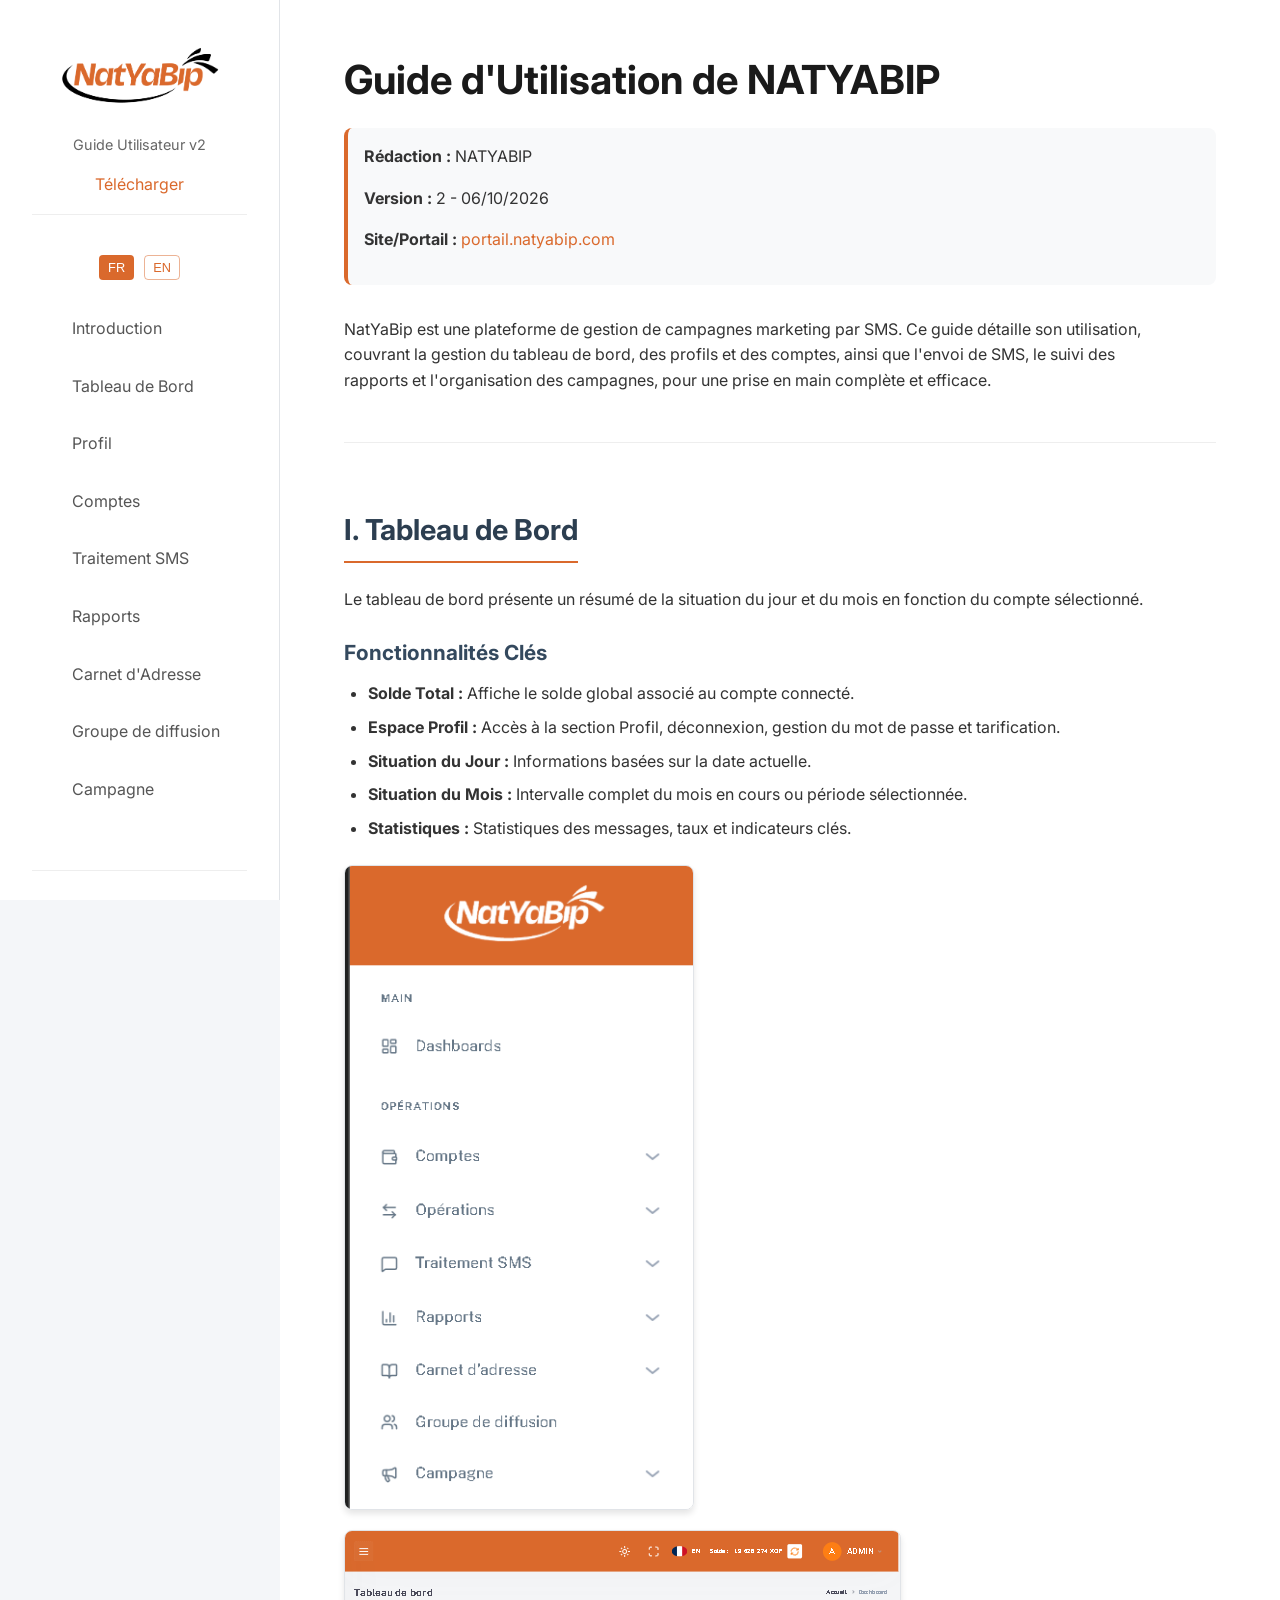
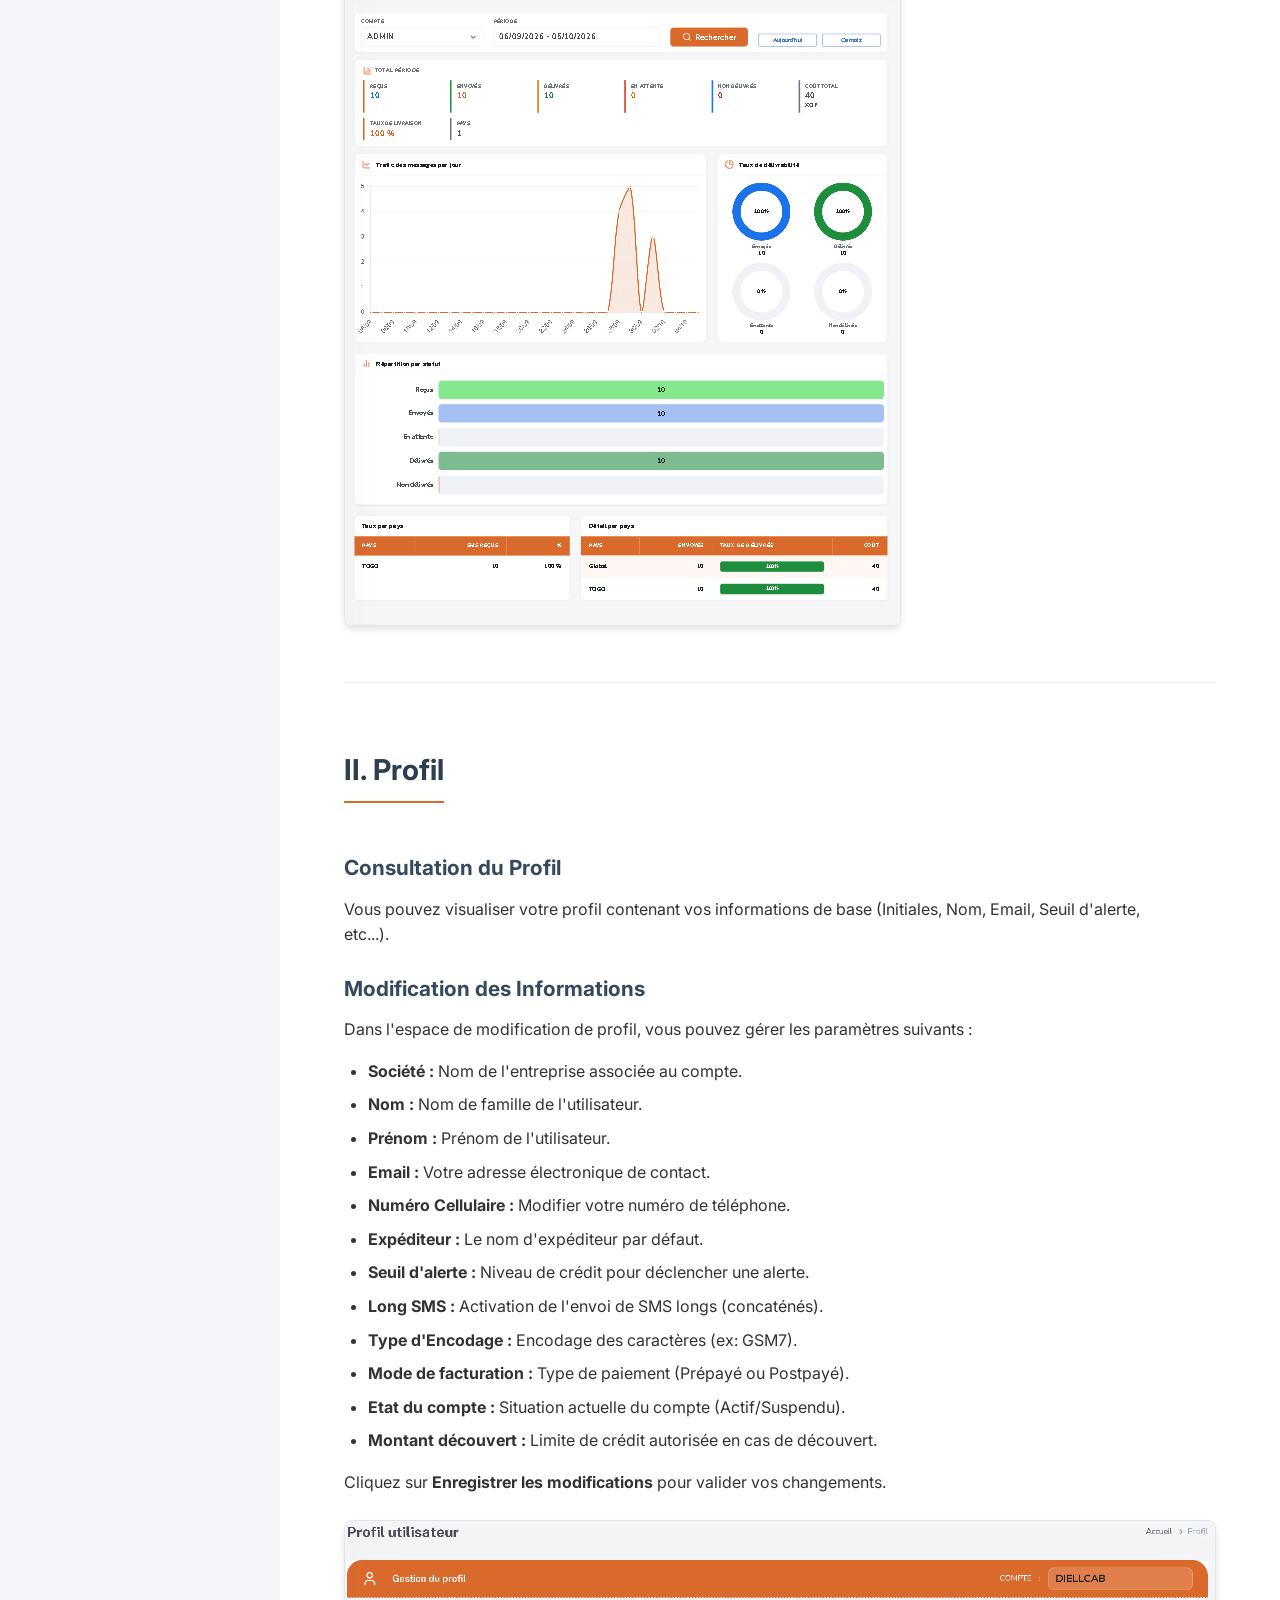
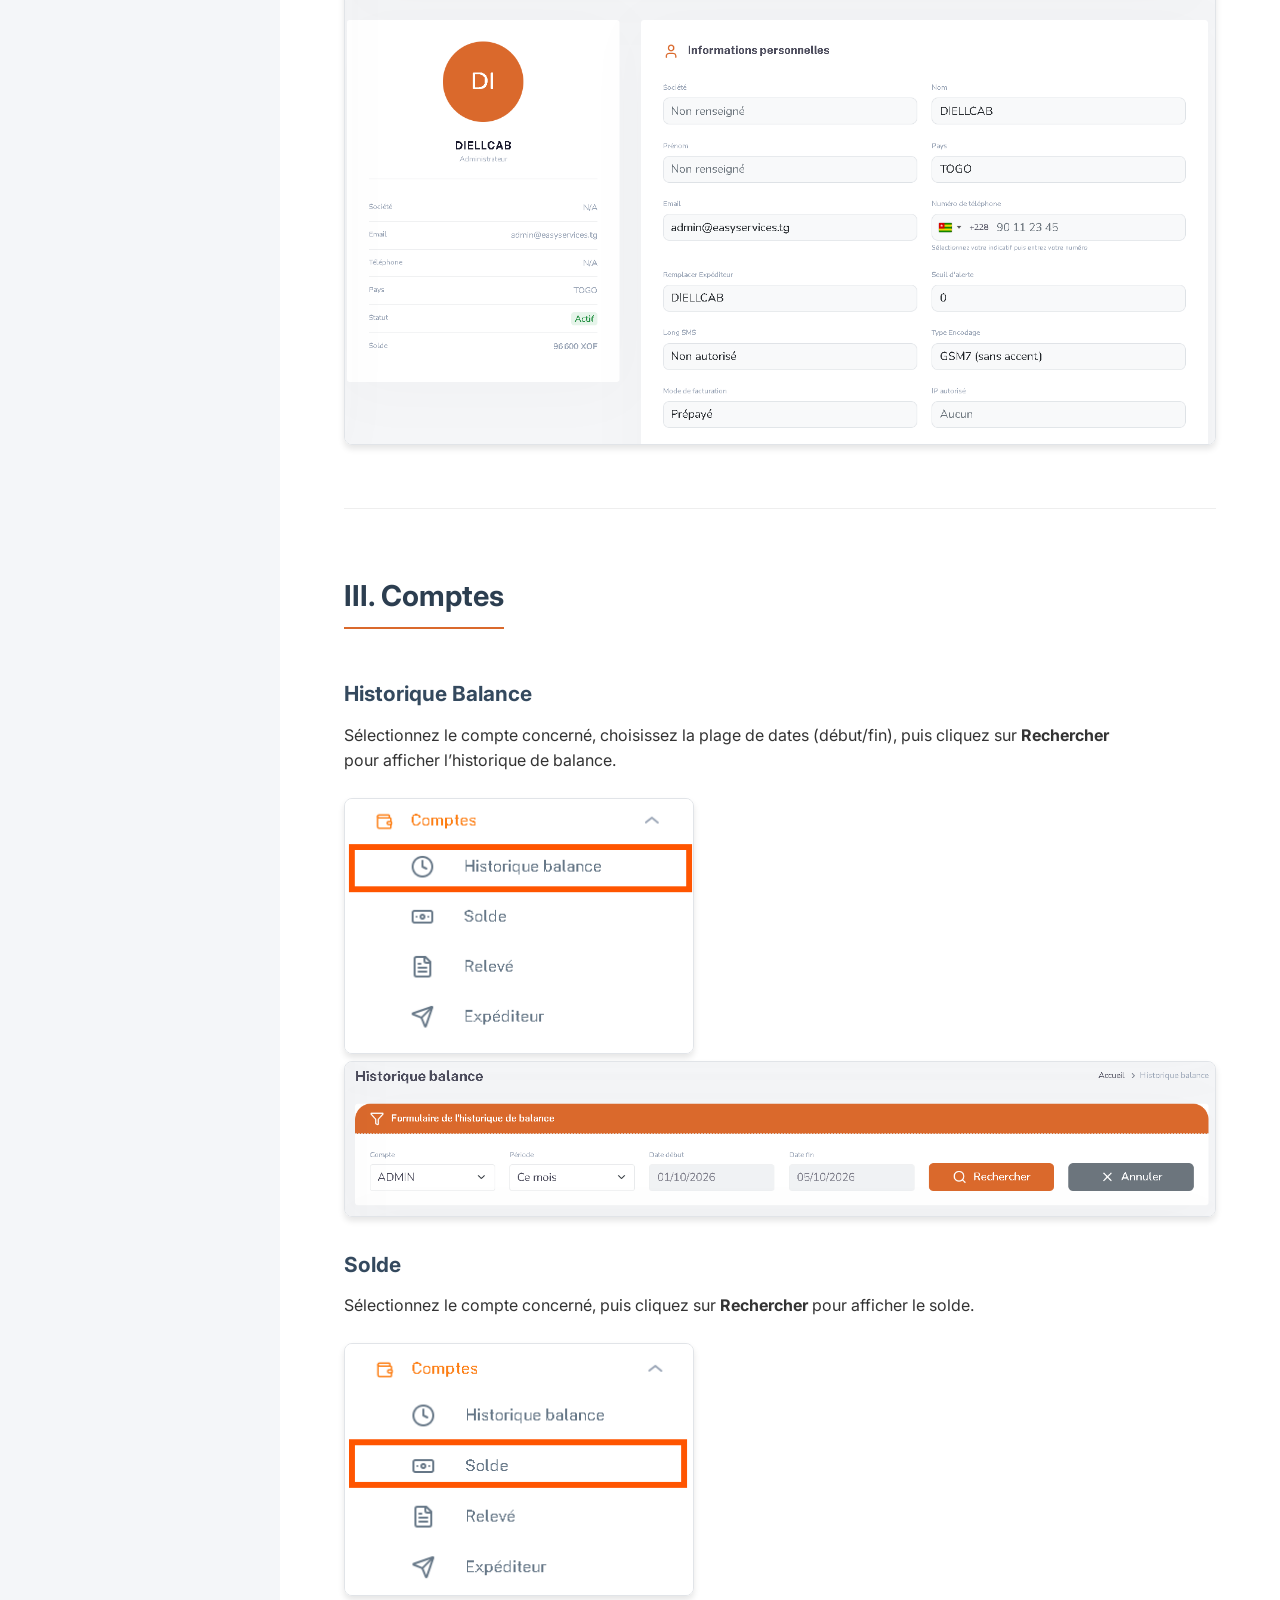
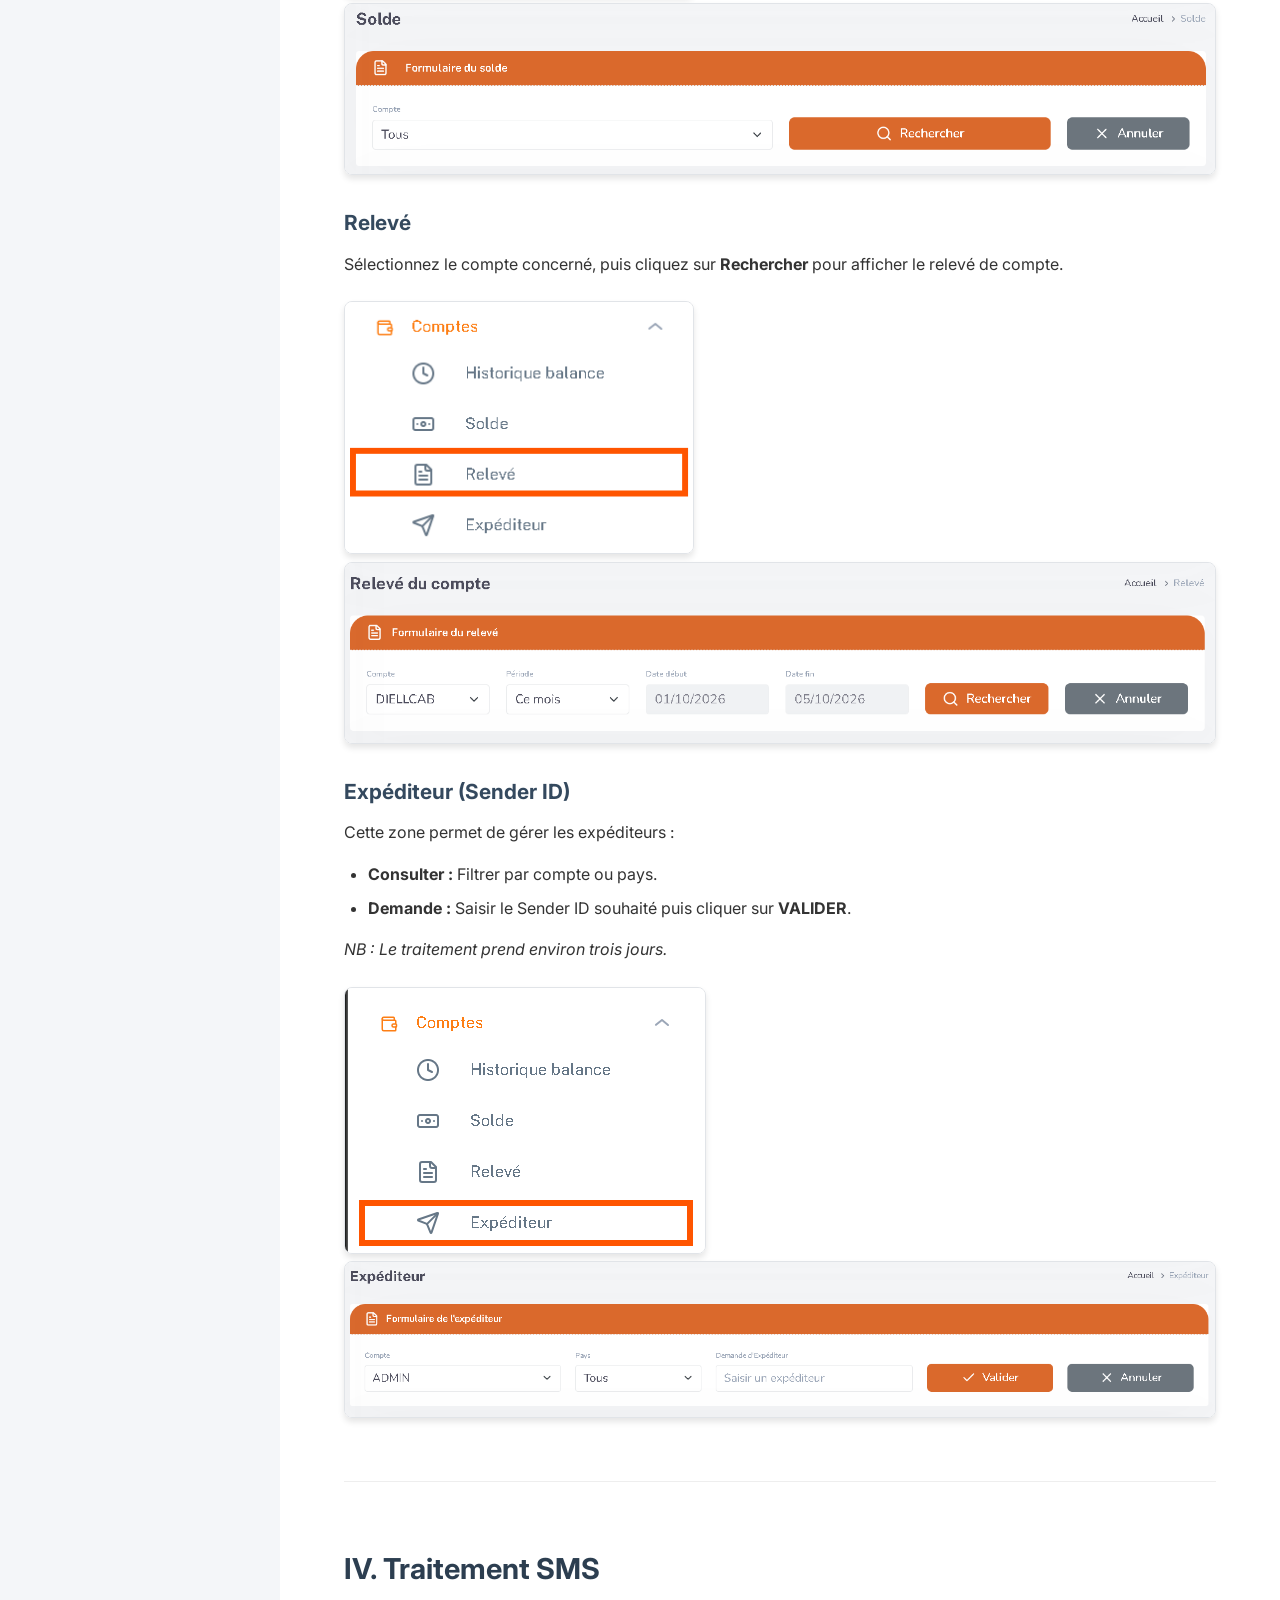
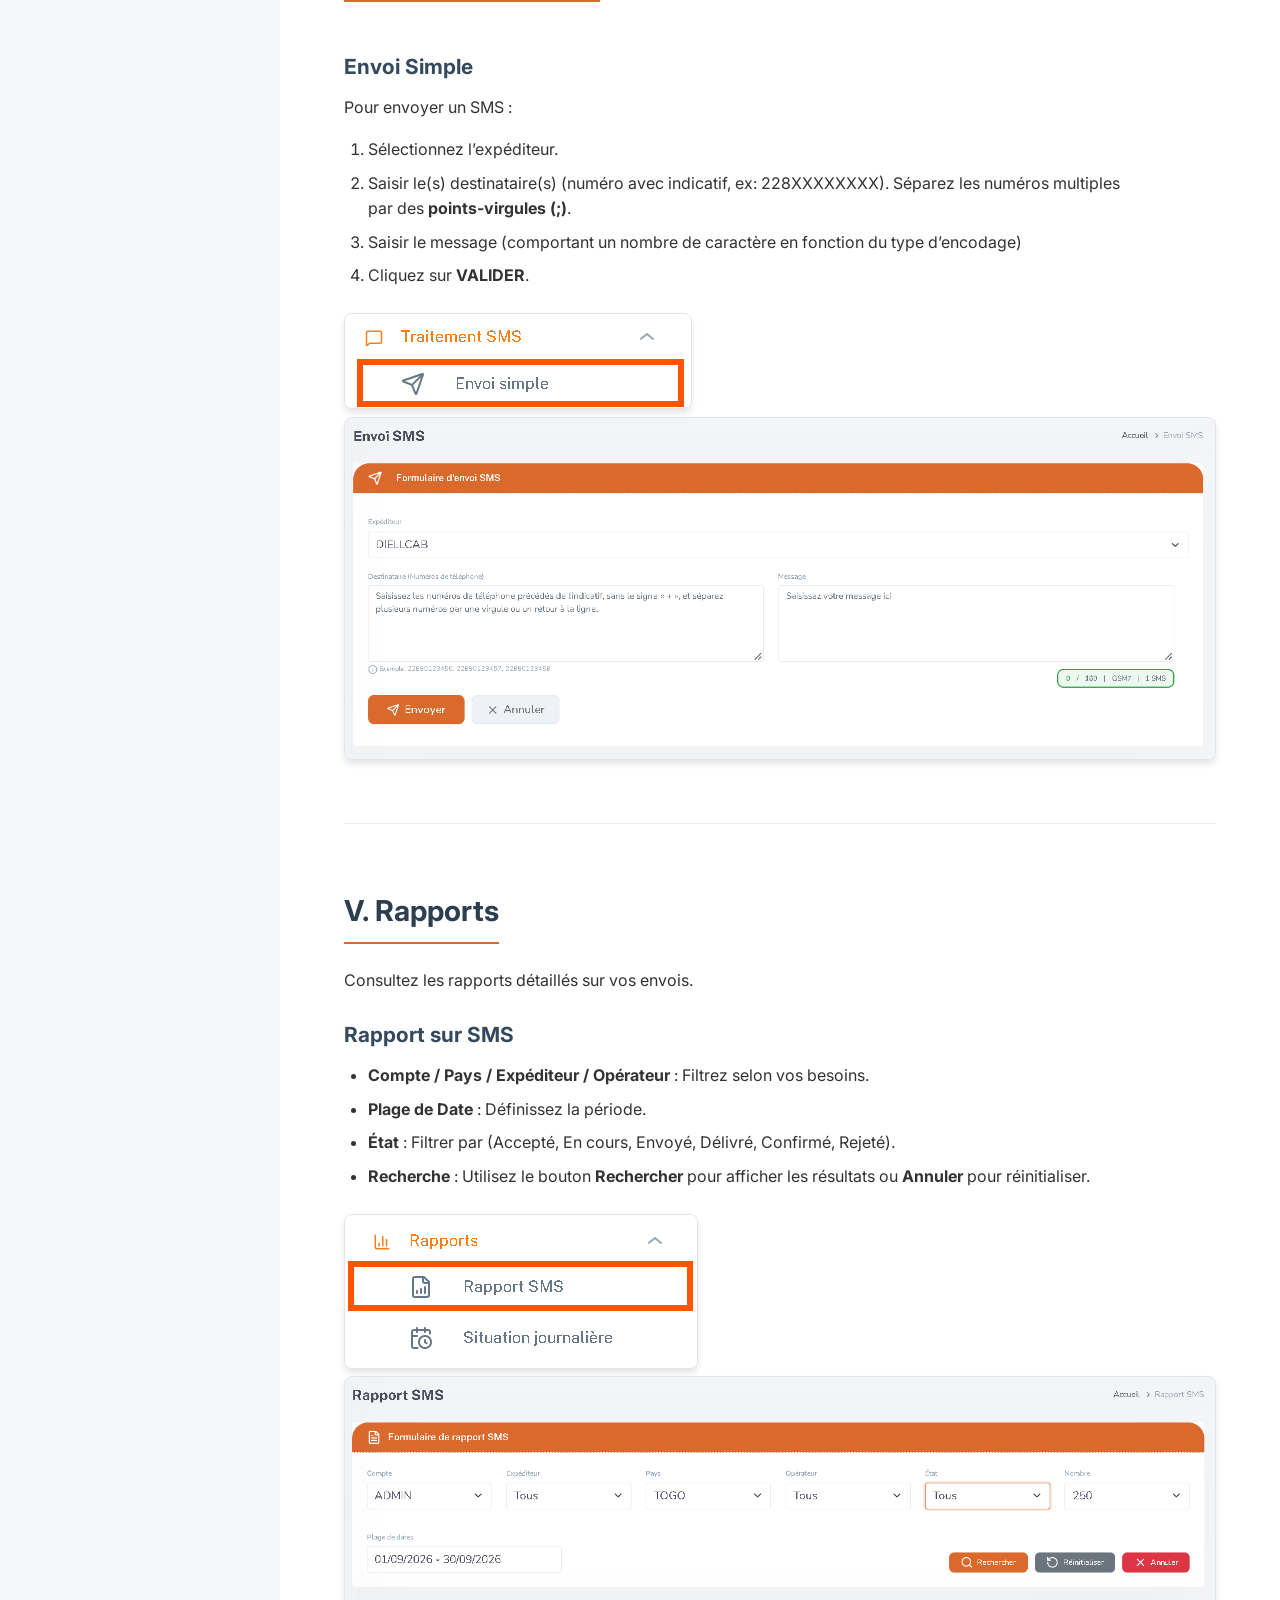
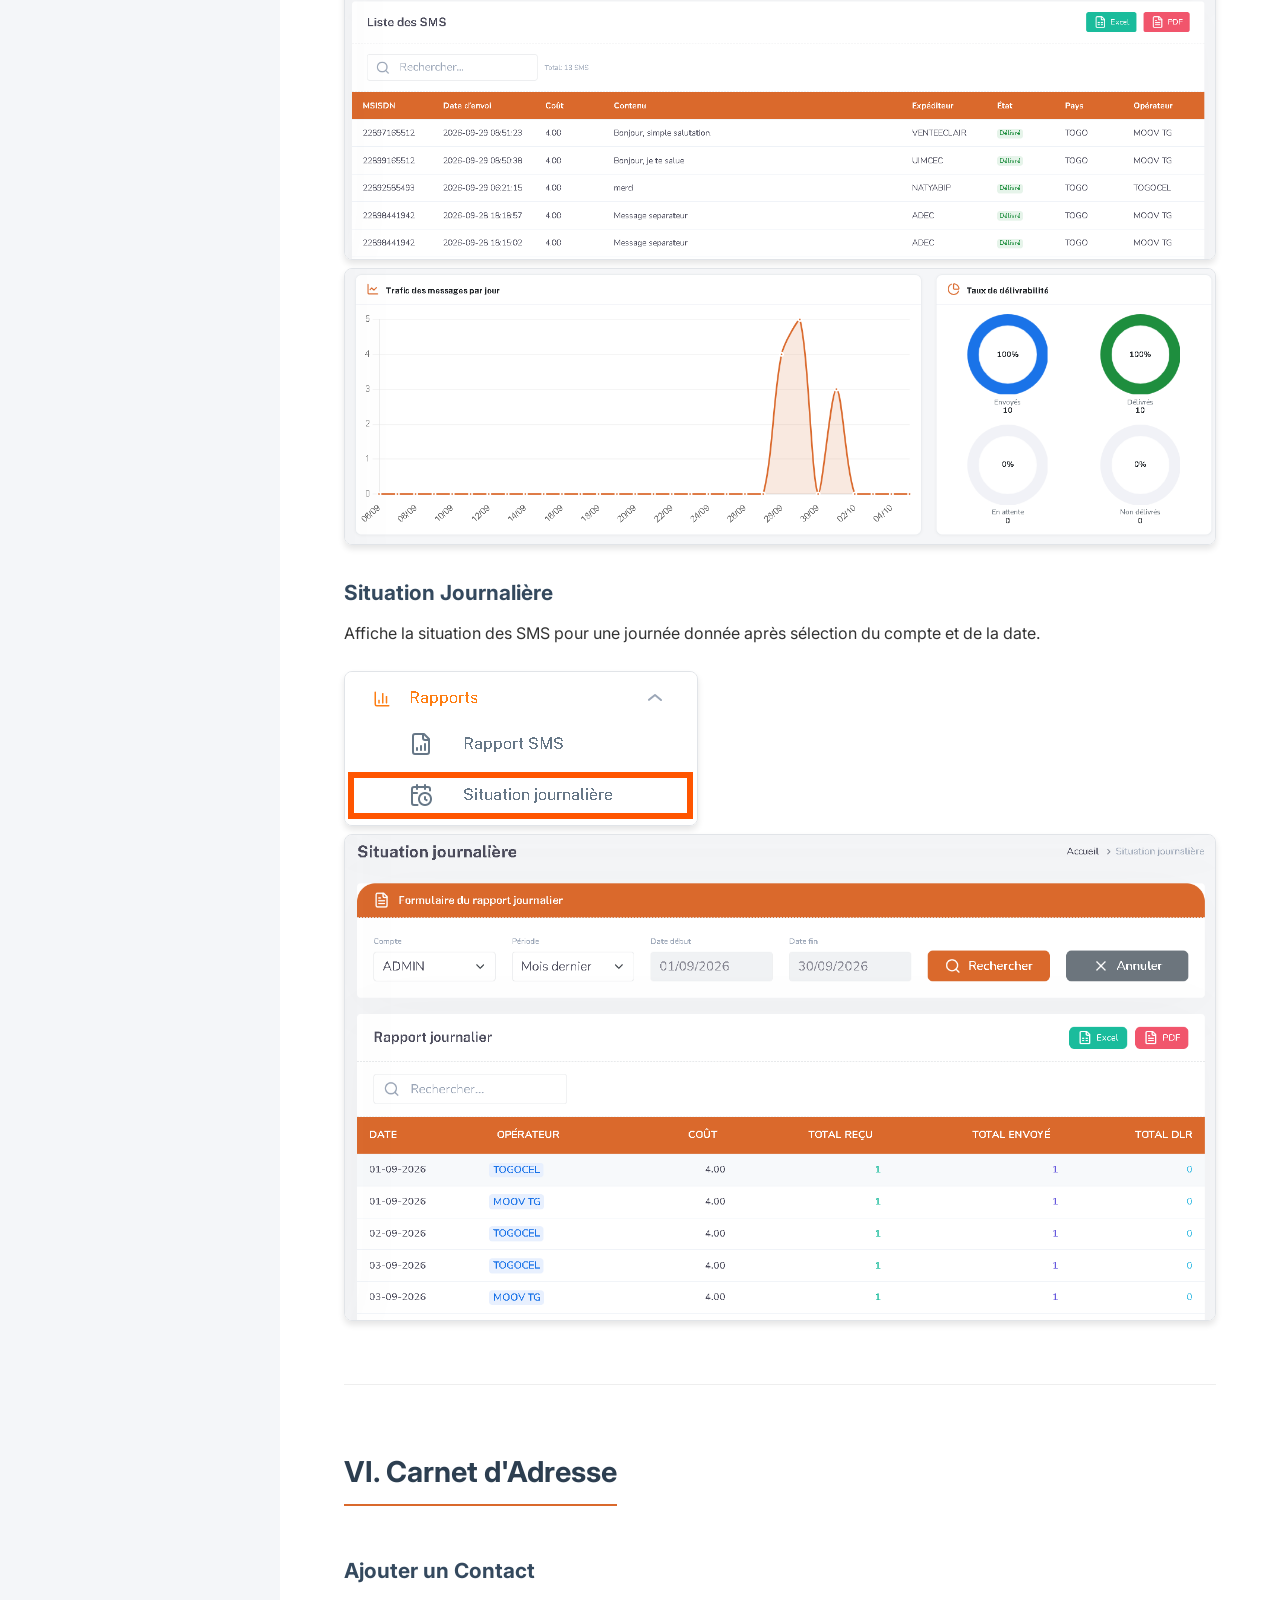
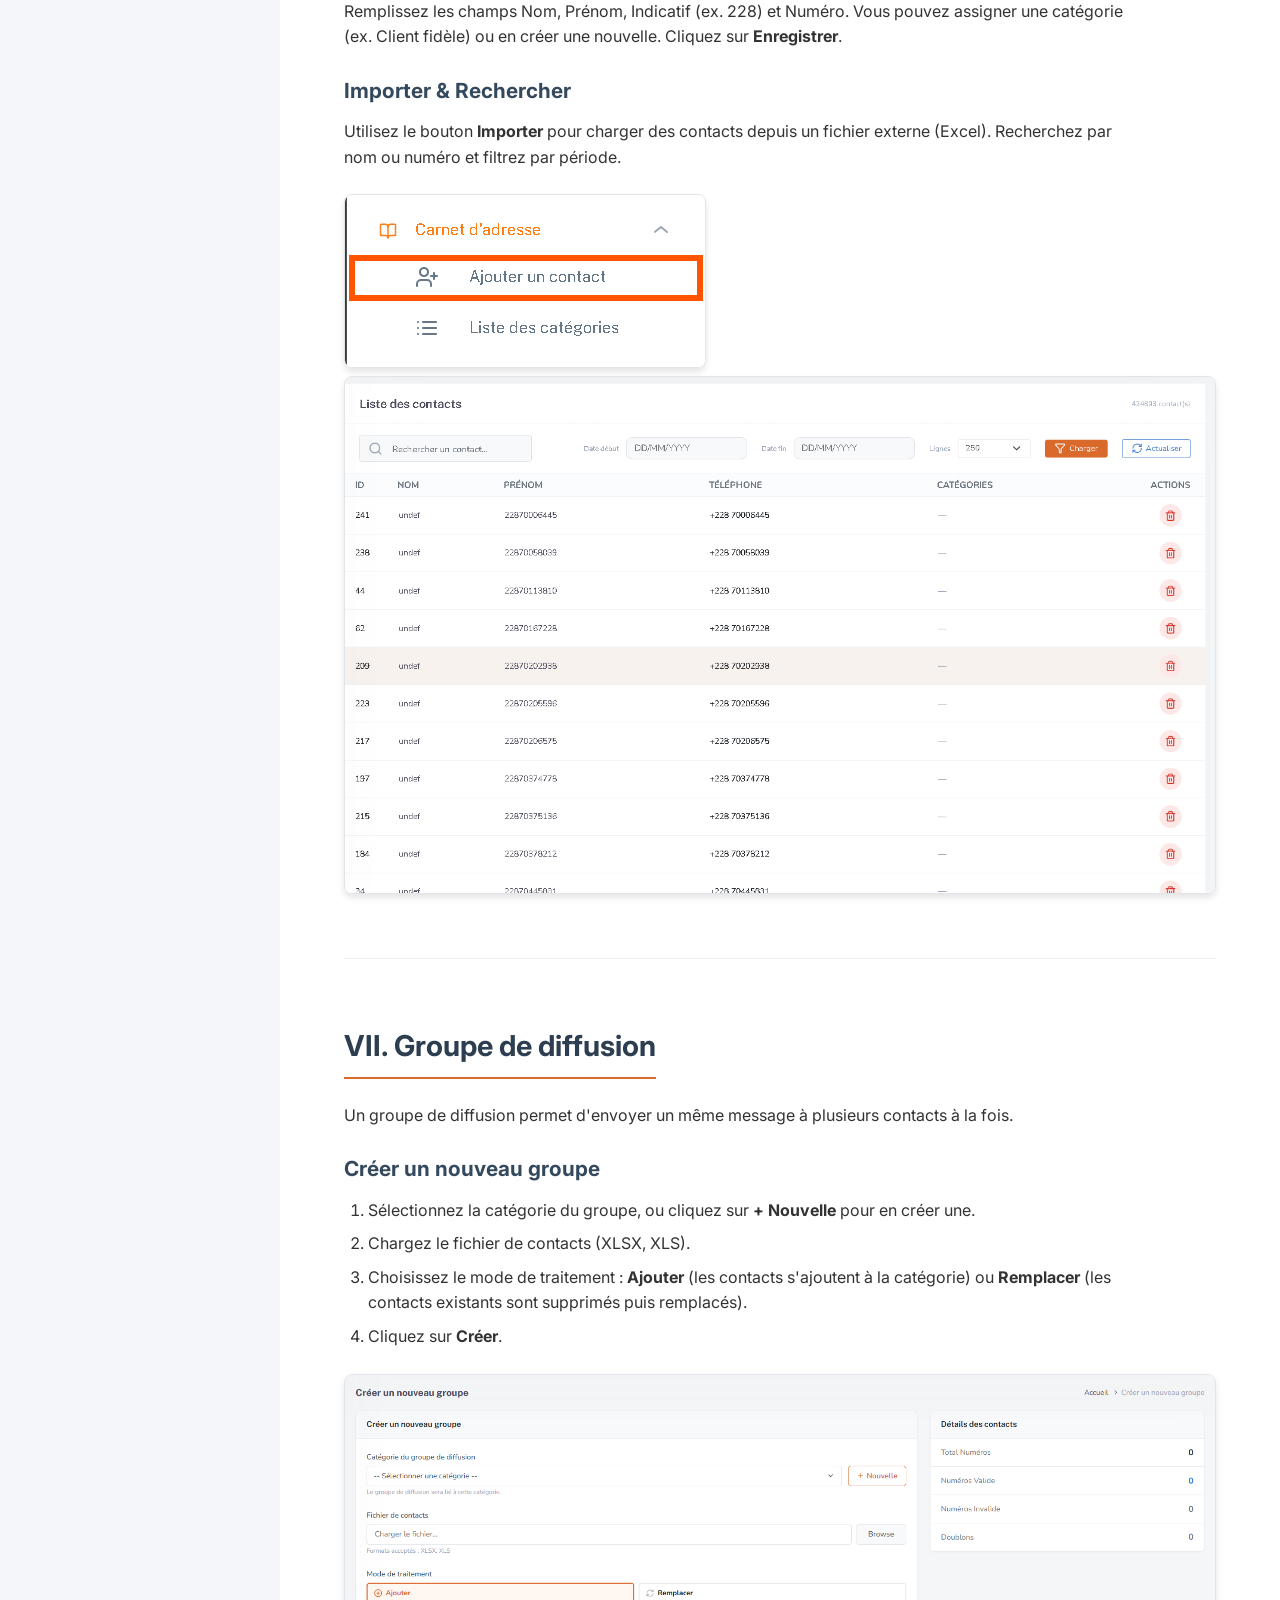
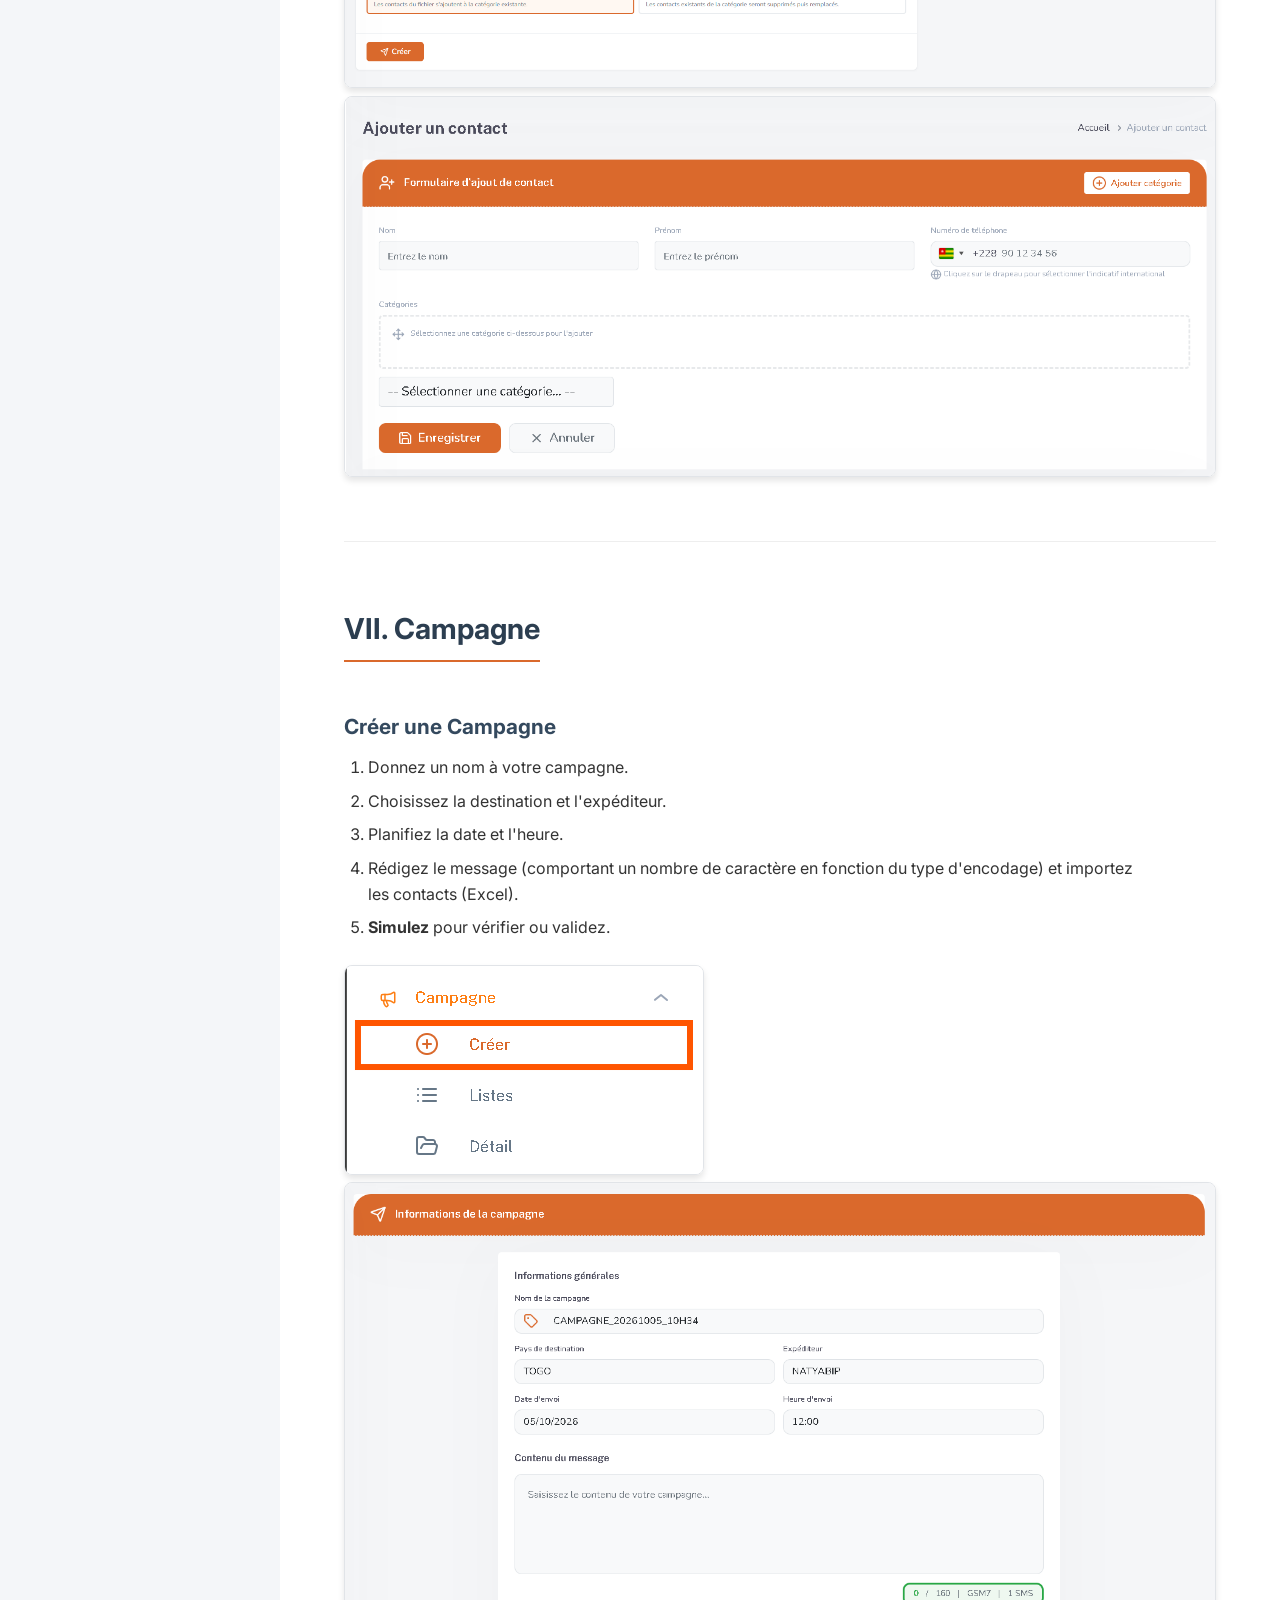
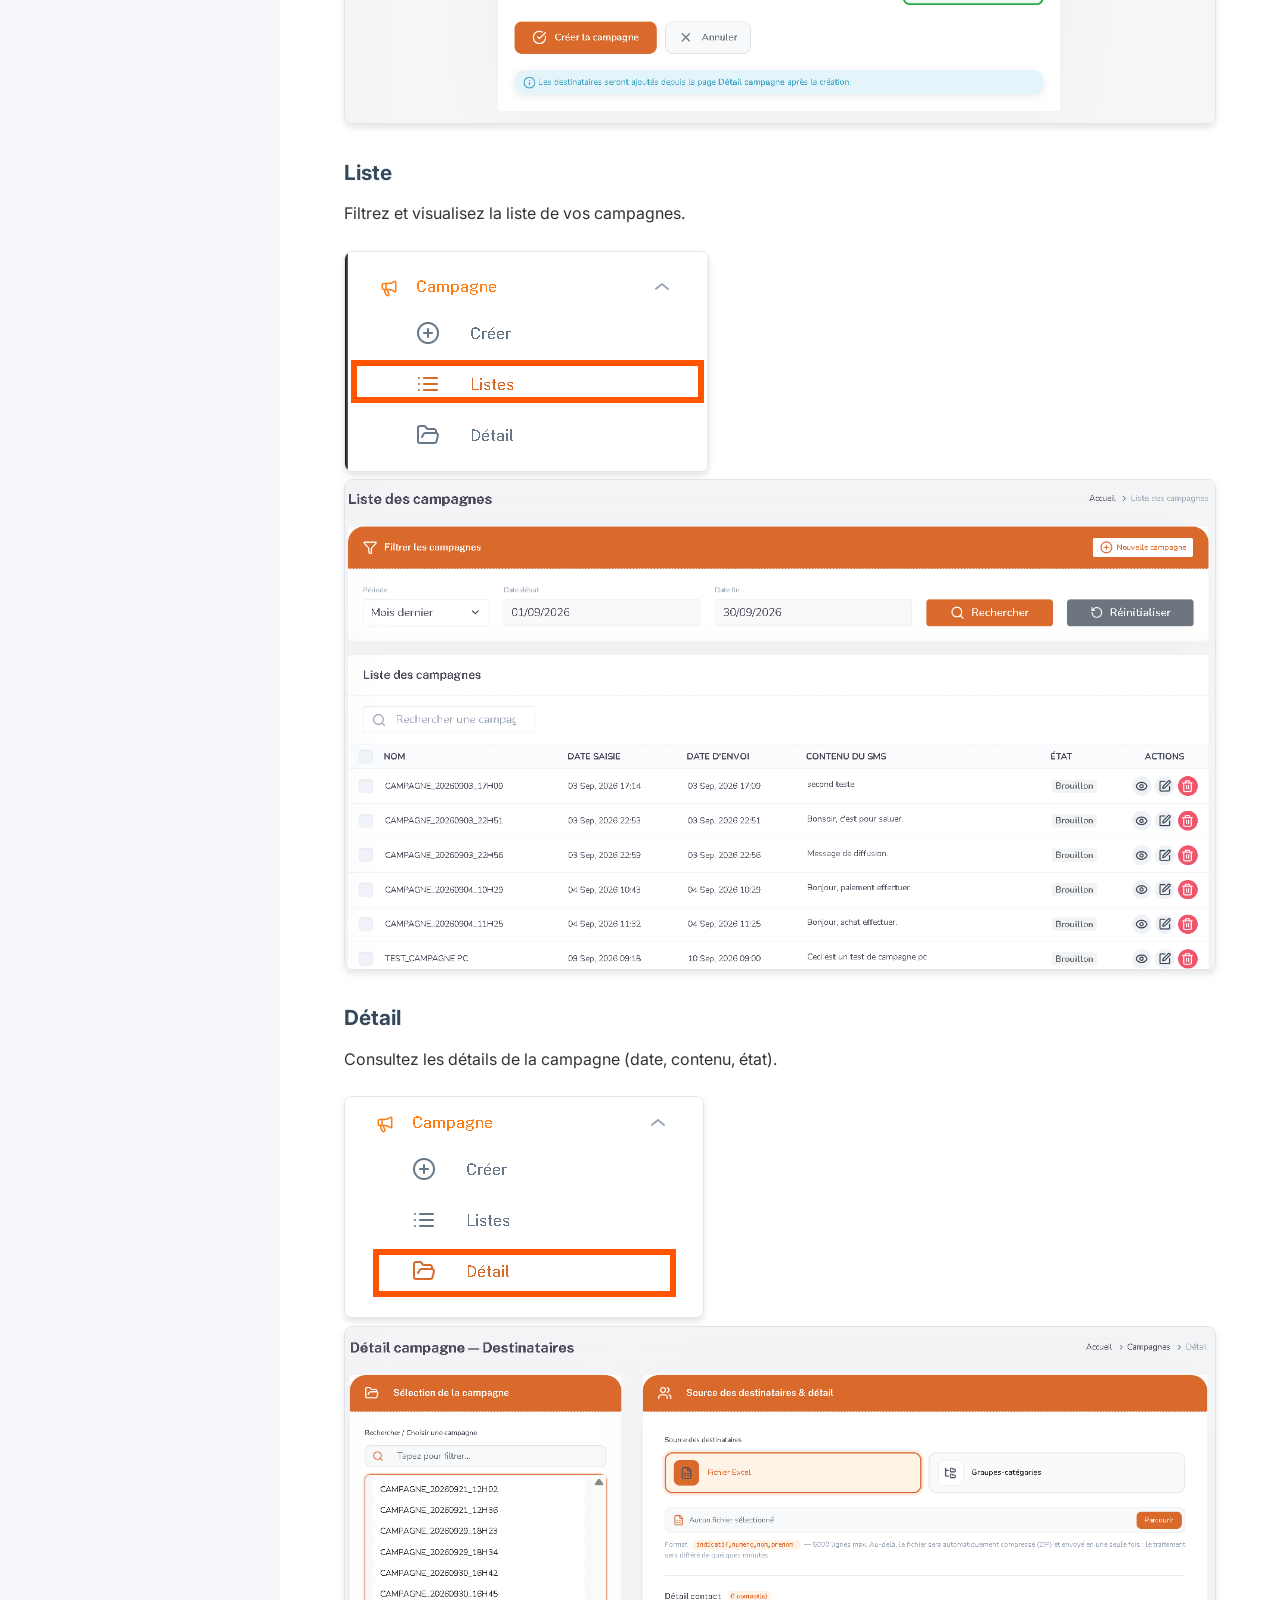
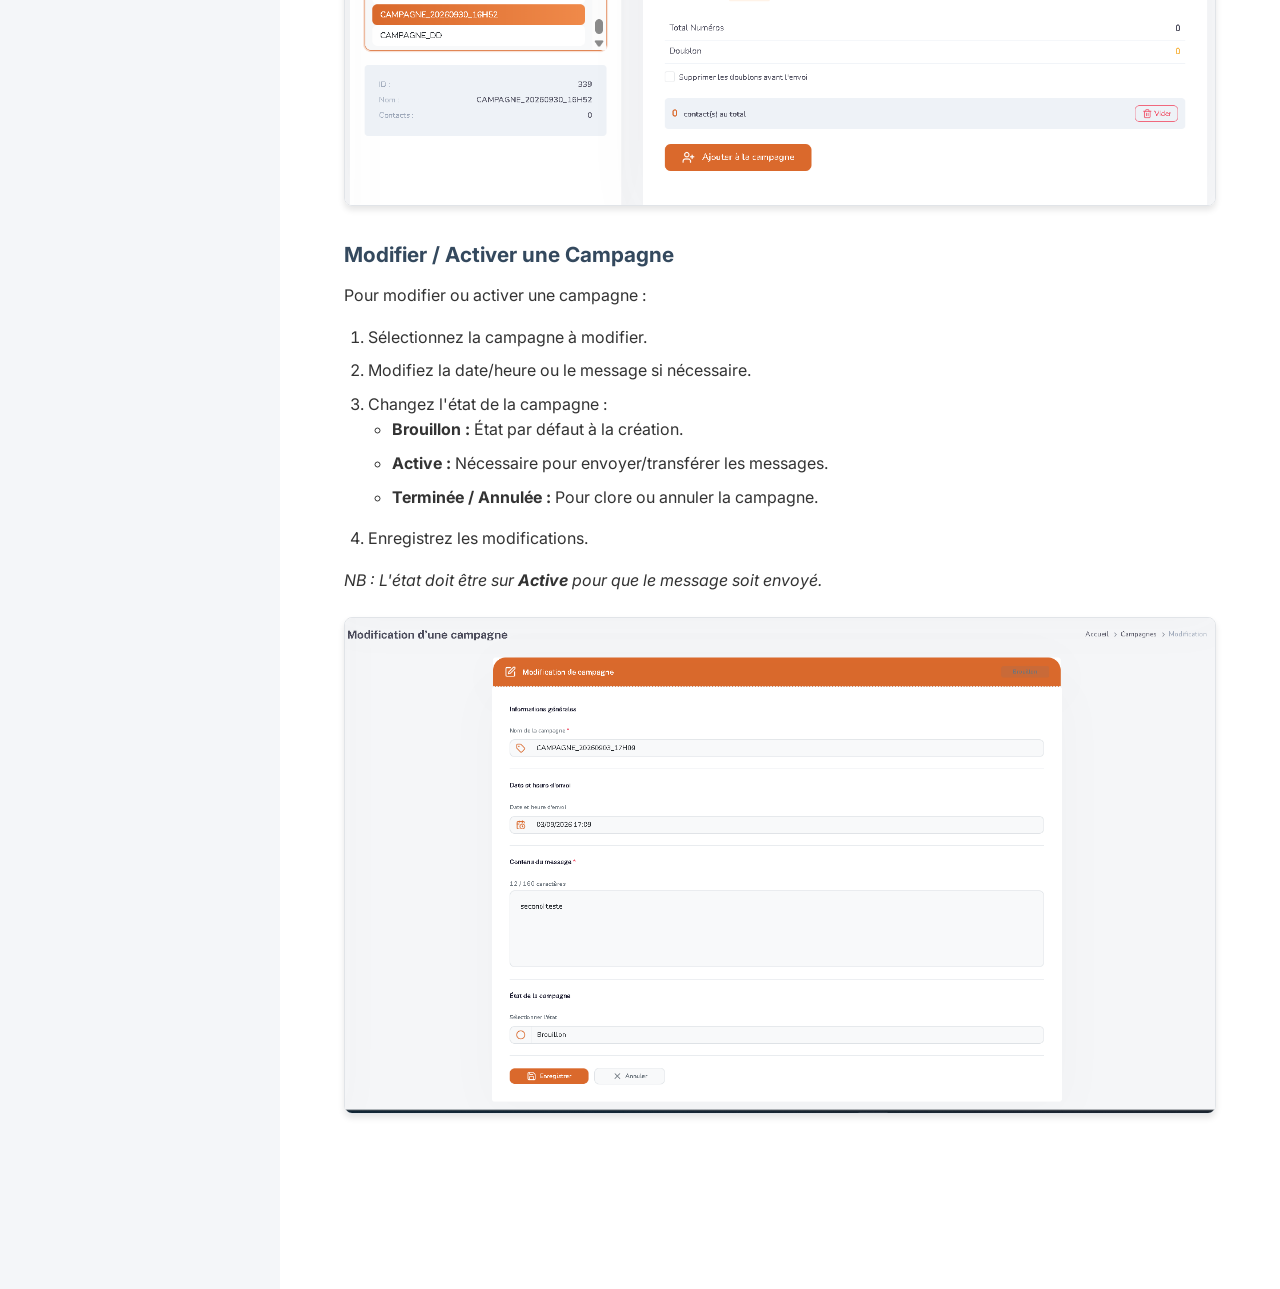
<file: index.html>
<!DOCTYPE html>
<html lang="fr">

<head>
    <meta charset="UTF-8">
    <meta name="viewport" content="width=device-width, initial-scale=1.0">
    <title>Guide d'Utilisation NATYABIP</title>
    <link rel="stylesheet" href="natyabip_guide.css">
    <link href="https://fonts.googleapis.com/css2?family=Inter:wght@300;400;500;600;700&display=swap" rel="stylesheet">
     <link href="assets/img/favicon.png" rel="icon">
</head>

<body>

    <div class="container">
        <!-- Sidebar Navigation -->
        <nav class="sidebar">
            <button class="burger-menu" onclick="toggleMenu()" aria-label="Toggle Menu">☰</button>
            <div class="logo">
                <img src="images/logo.png" alt="Logo Natyabip" class="sidebar-logo">
                <p data-translate="user_guide">Guide Utilisateur v2</p>
                <a href="Guide NATYABIP V2.pdf" download class="btn-down" data-translate="download_pdf">Télécharger</a>
            </div>

            <div class="lang-switch">
                <button class="btn-lang active" data-lang="fr" onclick="setLanguage('fr')" aria-pressed="true">FR</button>
                <button class="btn-lang" data-lang="en" onclick="setLanguage('en')" aria-pressed="false">EN</button>
            </div>

           <ul>
                 <li><a href="#intro" data-translate="nav_intro">Introduction</a></li>
                <li><a href="#dashboard" data-translate="nav_dashboard">Tableau de Bord</a></li>
                 <li><a href="#profile" data-translate="nav_profile">Profil</a></li>
                 <li><a href="#accounts" data-translate="nav_accounts">Comptes</a></li>
                 <li><a href="#sms-processing" data-translate="nav_sms">Traitement SMS</a></li>
                  <li><a href="#reports" data-translate="nav_reports">Rapports</a></li>
                  <li><a href="#address-book" data-translate="nav_address">Carnet d'Adresse</a></li>
                  <li><a href="#broadcast-groups" data-translate="nav_broadcast">Groupe de diffusion</a></li>
                 <li><a href="#campaigns" data-translate="nav_campaigns">Campagne</a></li>
            </ul>
            <div class="contact-info">
                <h3 data-translate="contact">Contact</h3>
                <p>Phone: (+228)98 38 41 41/ (+228) 93 89 92 54</p>
                <p><a href="https://www.natyabip.com/" target="_blank">www.natyabip.com</a></p>
                <a href="Guide NATYABIP V2.pdf" download class="btn-download" data-translate="download_pdf">Télécharger
                    en PDF</a>
            </div>
        </nav>

        <!-- Main Content -->
        <main class="content">

            <section id="intro" class="section">
                <h1 data-translate="title_main">Guide d'Utilisation de NATYABIP</h1>
                <div class="metadata">
                    <p><strong><span data-translate="author">Rédaction</span> :</strong> NATYABIP</p>
                    <p><strong><span data-translate="version">Version</span> :</strong> 2 - 06/10/2026</p>

                    <p><strong>Site/Portail :</strong> <a href="https://portail.natyabip.com/">portail.natyabip.com</a>
                    </p>
                </div>
                <p data-translate="intro_desc">NatYaBip est une plateforme de gestion de campagnes marketing par SMS. Ce
                    guide détaille son utilisation, couvrant la gestion du tableau de bord, des profils et des comptes,
                    ainsi que l'envoi de SMS, le suivi des rapports et l'organisation des campagnes, pour une prise en
                    main complète et efficace.</p>
            </section>

            <section id="dashboard" class="section">
                <h2 data-translate="sec_dashboard">I. Tableau de Bord</h2>
                <p data-translate="dashboard_intro">Le tableau de bord présente un résumé de la situation du jour et du
                    mois en fonction du compte sélectionné.</p>

                <h3 data-translate="key_features">Fonctionnalités Clés</h3>
                <ul>
                    <li><strong data-translate="total_balance">Solde Total :</strong> <span
                            data-translate="total_balance_desc">Affiche le solde global associé au compte
                            connecté.</span></li>
                    <li><strong data-translate="profile_space">Espace Profil :</strong> <span
                            data-translate="profile_space_desc">Accès à la section Profil, déconnexion, gestion du mot
                            de passe et tarification.</span></li>
                    <li><strong data-translate="day_status">Situation du Jour :</strong> <span
                            data-translate="day_status_desc">Informations basées sur la date actuelle.</span></li>
                    <li><strong data-translate="month_status">Situation du Mois :</strong> <span
                            data-translate="month_status_desc">Intervalle complet du mois en cours ou période
                            sélectionnée.</span></li>
                    <li><strong data-translate="stats">Statistiques :</strong> <span
                            data-translate="stats_desc">Statistiques des messages, taux et indicateurs clés.</span></li>
                </ul>

                <div class="image-wrapper grid">
                    <img src="images/sidenav.png" alt="Vue Tableau de Bord" class="doc-image medium">
                    <img src="images/2.png" alt="Détail Tableau de Bord" class="doc-image">
                </div>
            </section>

            <section id="profile" class="section">
                <h2 data-translate="sec_profile">II. Profil</h2>
                <h3 data-translate="profile_consult">Consultation du Profil</h3>
                <p data-translate="profile_consult_desc">Vous pouvez visualiser votre profil contenant vos informations
                    de base (Initiales, Nom, Email, Seuil d'alerte, etc...).</p>


                <h3 data-translate="profile_edit">Modification des Informations</h3>
                <p data-translate="profile_edit_desc">Dans l'espace de modification de profil, vous pouvez gérer les
                    paramètres suivants :</p>
                <ul>
                    <li><strong data-translate="field_company">Société :</strong> <span
                            data-translate="field_company_desc">Nom de l'entreprise associée au compte.</span></li>
                    <li><strong data-translate="field_lastname">Nom :</strong> <span
                            data-translate="field_lastname_desc">Nom de famille de l'utilisateur.</span></li>
                    <li><strong data-translate="field_firstname">Prénom :</strong> <span
                            data-translate="field_firstname_desc">Prénom de l'utilisateur.</span></li>
                    <li><strong data-translate="field_email">Email :</strong> <span
                            data-translate="field_email_desc">Votre adresse électronique de contact.</span></li>
                    <li><strong data-translate="field_phone">Numéro Cellulaire :</strong> <span
                            data-translate="field_phone_desc">Modifier votre numéro de téléphone.</span></li>
                    <li><strong data-translate="field_sender">Expéditeur :</strong> <span
                            data-translate="field_sender_desc">Le nom d'expéditeur par défaut.</span></li>
                    <li><strong data-translate="field_alert">Seuil d'alerte :</strong> <span
                            data-translate="field_alert_desc">Niveau de crédit pour déclencher une alerte.</span></li>
                    <li><strong data-translate="field_longsms">Long SMS :</strong> <span
                            data-translate="field_longsms_desc">Activation de l'envoi de SMS longs (concaténés).</span>
                    </li>
                    <li><strong data-translate="field_encoding">Type d'Encodage :</strong> <span
                            data-translate="field_encoding_desc">Encodage des caractères (ex: GSM7).</span></li>
                    <li><strong data-translate="field_billing">Mode de facturation :</strong> <span
                            data-translate="field_billing_desc">Type de paiement (Prépayé ou Postpayé).</span></li>
                    <li><strong data-translate="field_account_status">Etat du compte :</strong> <span
                            data-translate="field_account_status_desc">Situation actuelle du compte
                            (Actif/Suspendu).</span></li>
                    <li><strong data-translate="field_overdraft">Montant découvert :</strong> <span
                            data-translate="field_overdraft_desc">Limite de crédit autorisée en cas de découvert.</span>
                    </li>
                </ul>
                <p data-translate="save_changes_info">Cliquez sur <strong>Enregistrer les modifications</strong> pour
                    valider vos changements.</p>

                <div class="image-wrapper">
                    <!-- Image Profil Edit -->
                    <img src="images/profile.png" alt="Modification Profil" class="doc-image">
                </div>
            </section>

            <section id="accounts" class="section">
                <h2 data-translate="sec_accounts">III. Comptes</h2>

                <h3 data-translate="balance_history">Historique Balance</h3>
                <p data-translate="balance_history_desc">Sélectionnez le compte concerné, choisissez la plage de dates
                    (début/fin), puis cliquez sur <strong>Rechercher</strong> pour afficher l’historique de balance.</p>
                <div class="image-wrapper">
                    <img src="images/comptes.png" alt="Historique Balance" class="doc-image medium">
                    <img src="images/historique balance.png" alt="Graphique Balance" class="doc-image">
                </div>

                <h3 data-translate="header_balance">Solde</h3>
                <p data-translate="desc_balance">Sélectionnez le compte concerné, puis cliquez sur
                    <strong>Rechercher</strong> pour afficher le solde.
                </p>
                <div class="image-wrapper">
                    <img src="images/sidesolde.png" alt="Vue Solde" class="doc-image medium">
                    <img src="images/soldepage.png" alt="Page Solde" class="doc-image">
                </div>

                <h3 data-translate="header_statement">Relevé</h3>
                <p data-translate="desc_statement">Sélectionnez le compte concerné, puis cliquez sur
                    <strong>Rechercher</strong> pour afficher le relevé de compte.
                </p>
                <div class="image-wrapper">
                    <img src="images/sidereleve.png" alt="Vue Relevé" class="doc-image medium">
                    <img src="images/relevecompte.png" alt="Page Relevé" class="doc-image">
                </div>

                <h3 data-translate="sender_id">Expéditeur (Sender ID)</h3>
                <p data-translate="sender_id_intro">Cette zone permet de gérer les expéditeurs :</p>
                <ul>
                    <li><strong data-translate="consult">Consulter :</strong> <span
                            data-translate="consult_desc">Filtrer par compte ou pays.</span></li>
                    <li><strong data-translate="request">Demande :</strong> <span data-translate="request_desc">Saisir
                            le Sender ID souhaité puis cliquer sur <strong>VALIDER</strong>.</span></li>
                </ul>
                <p><em data-translate="sender_note">NB : Le traitement prend environ trois jours.</em></p>
                <div class="image-wrapper">
                    <img src="images/sideexpediteur.png" alt="Gestion Expéditeur" class="doc-image">
                    <img src="images/expediteurpage.png" alt="Graphique Solde" class="doc-image">
                </div>
            </section>

            <section id="sms-processing" class="section">
                <h2 data-translate="sec_sms">IV. Traitement SMS</h2>
                <h3 data-translate="simple_send">Envoi Simple</h3>
                <p data-translate="send_steps">Pour envoyer un SMS :</p>
                <ol>
                    <li data-translate="step_sender">Sélectionnez l’expéditeur.</li>
                    <li data-translate="step_recipient">Saisir le(s) destinataire(s) (numéro avec indicatif, ex:
                        228XXXXXXXX). Séparez les numéros multiples par des <strong>points-virgules (;)</strong>.</li>
                    <li data-translate="step_message">Saisir le message (comportant un nombre de caractère en fonction
                        du type d’encodage)</li>
                    <li data-translate="step_validate">Cliquez sur <strong>VALIDER</strong>.</li>
                </ol>
                <div class="image-wrapper">
                    <img src="images/traitement sms.png" alt="Interface Envoi SMS" class="doc-image">
                    <img src="images/envoiesimple.png" alt="Confirmation Envoi" class="doc-image">
                </div>
            </section>

            <section id="reports" class="section">
                <h2 data-translate="sec_reports">V. Rapports</h2>
                <p data-translate="reports_intro">Consultez les rapports détaillés sur vos envois.</p>
                <h3 data-translate="daily_situation">Rapport sur SMS</h3>

                <ul>
                    <li><strong data-translate="filter_criteria">Compte / Pays / Expéditeur / Opérateur</strong> : <span
                            data-translate="filter_criteria_desc">Filtrez selon vos besoins.</span></li>
                    <li><strong data-translate="date_range">Plage de Date</strong> : <span
                            data-translate="date_range_desc">Définissez la période.</span></li>
                    <li><strong data-translate="status">État</strong> : <span data-translate="status_desc">Filtrer par
                            (Accepté, En cours, Envoyé, Délivré, Confirmé, Rejeté).</span></li>
                    <li><strong data-translate="date_range">Recherche</strong> : <span
                            data-translate="date_range_desc">Utilisez le bouton <strong>Rechercher</strong> pour
                            afficher les
                            résultats ou <strong>Annuler</strong> pour réinitialiser.</span></li>
                </ul>

                <div class="image-wrapper">
                    <img src="images/rapport.png" alt="Rapport SMS" class="doc-image">
                    <img src="images/liste.png" alt="Tableau Rapport" class="doc-image">
                    <img src="images/graphique.png" alt="Graphique Rapport" class="doc-image">
                </div>


                <h3 data-translate="daily_situation">Situation Journalière</h3>
                <p data-translate="daily_situation_desc">Affiche la situation des SMS pour une journée donnée après
                    sélection du compte et de la date.</p>

                <div class="image-wrapper">
                    <img src="images/rapportjournalier.png" alt="Rapport SMS" class="doc-image">
                    <img src="images/situationsjournalier.png" alt="Tableau Rapport" class="doc-image">

                </div>
            </section>

            <section id="address-book" class="section">
                <h2 data-translate="sec_address">VI. Carnet d'Adresse</h2>

                <h3 data-translate="add_contact">Ajouter un Contact</h3>
                <p data-translate="add_contact_desc">Remplissez les champs Nom, Prénom, Indicatif (ex. 228) et Numéro.
                    Vous pouvez assigner une catégorie (ex. Client fidèle) ou en créer une nouvelle. Cliquez sur
                    <strong>Enregistrer</strong>.
                </p>

                <h3 data-translate="import_search">Importer & Rechercher</h3>
                <p data-translate="import_search_desc">Utilisez le bouton <strong>Importer</strong> pour charger des
                    contacts depuis un fichier externe (Excel). Recherchez par nom ou numéro et filtrez par période.
                </p>

                <div class="image-wrapper">
                    <img src="images/carnetd'adresse.png" alt="Ajout Contact" class="doc-image">

                    <img src="images/listecontact.png" alt="Liste Contacts" class="doc-image">
                </div>
            </section>

           
            <section id="broadcast-groups" class="section">
                    <h2 data-translate="sec_broadcast">VII. Groupe de diffusion</h2>
                 <p data-translate="broadcast_intro">Un groupe de diffusion permet d'envoyer un même message à plusieurs contacts à la fois.</p>

                 <h3 data-translate="create_broadcast">Créer un nouveau groupe</h3>
             <ol>
                  <li data-translate="broadcast_step1">Sélectionnez la catégorie du groupe, ou cliquez sur <strong>+ Nouvelle</strong> pour en créer une.</li>
                 <li data-translate="broadcast_step2">Chargez le fichier de contacts (XLSX, XLS).</li>
                <li data-translate="broadcast_step3">Choisissez le mode de traitement : <strong>Ajouter</strong> (les contacts s'ajoutent à la catégorie) ou <strong>Remplacer</strong> (les contacts existants sont supprimés puis remplacés).</li>
                 <li data-translate="broadcast_step4">Cliquez sur <strong>Créer</strong>.</li>
             </ol>
             <div class="image-wrapper">
                    <img src="images/diffusion.png" alt="Création Groupe de diffusion" class="doc-image">
                    <img src="images/ajouterContact.png" alt="Liste Contacts" class="doc-image">
                </div>
            </section>

            <section id="campaigns" class="section">
                <h2 data-translate="sec_campaigns">VII. Campagne</h2>
                <h3 data-translate="create_campaign">Créer une Campagne</h3>
                <ol>
                    <li data-translate="camp_step1">Donnez un nom à votre campagne.</li>
                    <li data-translate="camp_step2">Choisissez la destination et l'expéditeur.</li>
                    <li data-translate="camp_step3">Planifiez la date et l'heure.</li>
                    <li data-translate="camp_step4">Rédigez le message (comportant un nombre de caractère en fonction du
                        type d'encodage) et importez les contacts (Excel).</li>
                    <li data-translate="camp_step5"><strong>Simulez</strong> pour vérifier ou validez.</li>
                </ol>

                <div class="image-wrapper">
                    <img src="images/campagne.png" alt="Création Campagne" class="doc-image">
                    <img src="images/creercampagne.png" alt="Détails Campagne" class="doc-image">
                </div>


                <h3 data-translate="header_list">Liste</h3>
                <p data-translate="desc_list">Filtrez et visualisez la liste de vos campagnes.</p>
                <div class="image-wrapper">
                    <img src="images/campagne3.png" alt="Liste Campagnes" class="doc-image">
                    <img src="images/listecampagne.png" alt="Détails Campagne" class="doc-image">
                </div>

                <h3 data-translate="header_detail">Détail</h3>
                <p data-translate="desc_detail">Consultez les détails de la campagne (date, contenu, état).</p>
                <div class="image-wrapper">
                    <img src="images/campagne2.png" alt="Liste Campagnes" class="doc-image">
                    <img src="images/detailcampagne.png" alt="Détails Campagne" class="doc-image">
                </div>

                

                <h3 data-translate="mod_active">Modifier / Activer une Campagne</h3>
                <p data-translate="mod_active_intro">Pour modifier ou activer une campagne :</p>
                <ol>
                    <li data-translate="mod_step1">Sélectionnez la campagne à modifier.</li>
                    <li data-translate="mod_step2">Modifiez la date/heure ou le message si nécessaire.</li>
                    <li>
                        <span data-translate="mod_step3">Changez l'état de la campagne :</span>
                        <ul>
                            <li><strong data-translate="state_draft">Brouillon :</strong> <span
                                    data-translate="state_draft_desc">État par défaut à la création.</span></li>
                            <li><strong data-translate="state_active">Active :</strong> <span
                                    data-translate="state_active_desc">Nécessaire pour envoyer/transférer les
                                    messages.</span></li>
                            <li><strong data-translate="state_done">Terminée / Annulée :</strong> <span
                                    data-translate="state_done_desc">Pour clore ou annuler la campagne.</span></li>
                        </ul>
                    </li>
                    <li data-translate="mod_step4">Enregistrez les modifications.</li>
                </ol>
                <p><em data-translate="active_note">NB : L'état doit être sur <strong>Active</strong> pour que le
                        message soit envoyé.</em></p>
                <div class="image-wrapper">
                    <img src="images/modifier campagne.png" alt="Modification Campagne" class="doc-image">
                </div>
            </section>
        </main>
    </div>

    <button id="btnBackToTop" onclick="scrollToTop()" title="Retour en haut">↑</button>

    <script src="message.fr.js"></script>
    <script src="message.en.js"></script>
    <script src="sricpt.js"></script>
</body>

</html>
</file>
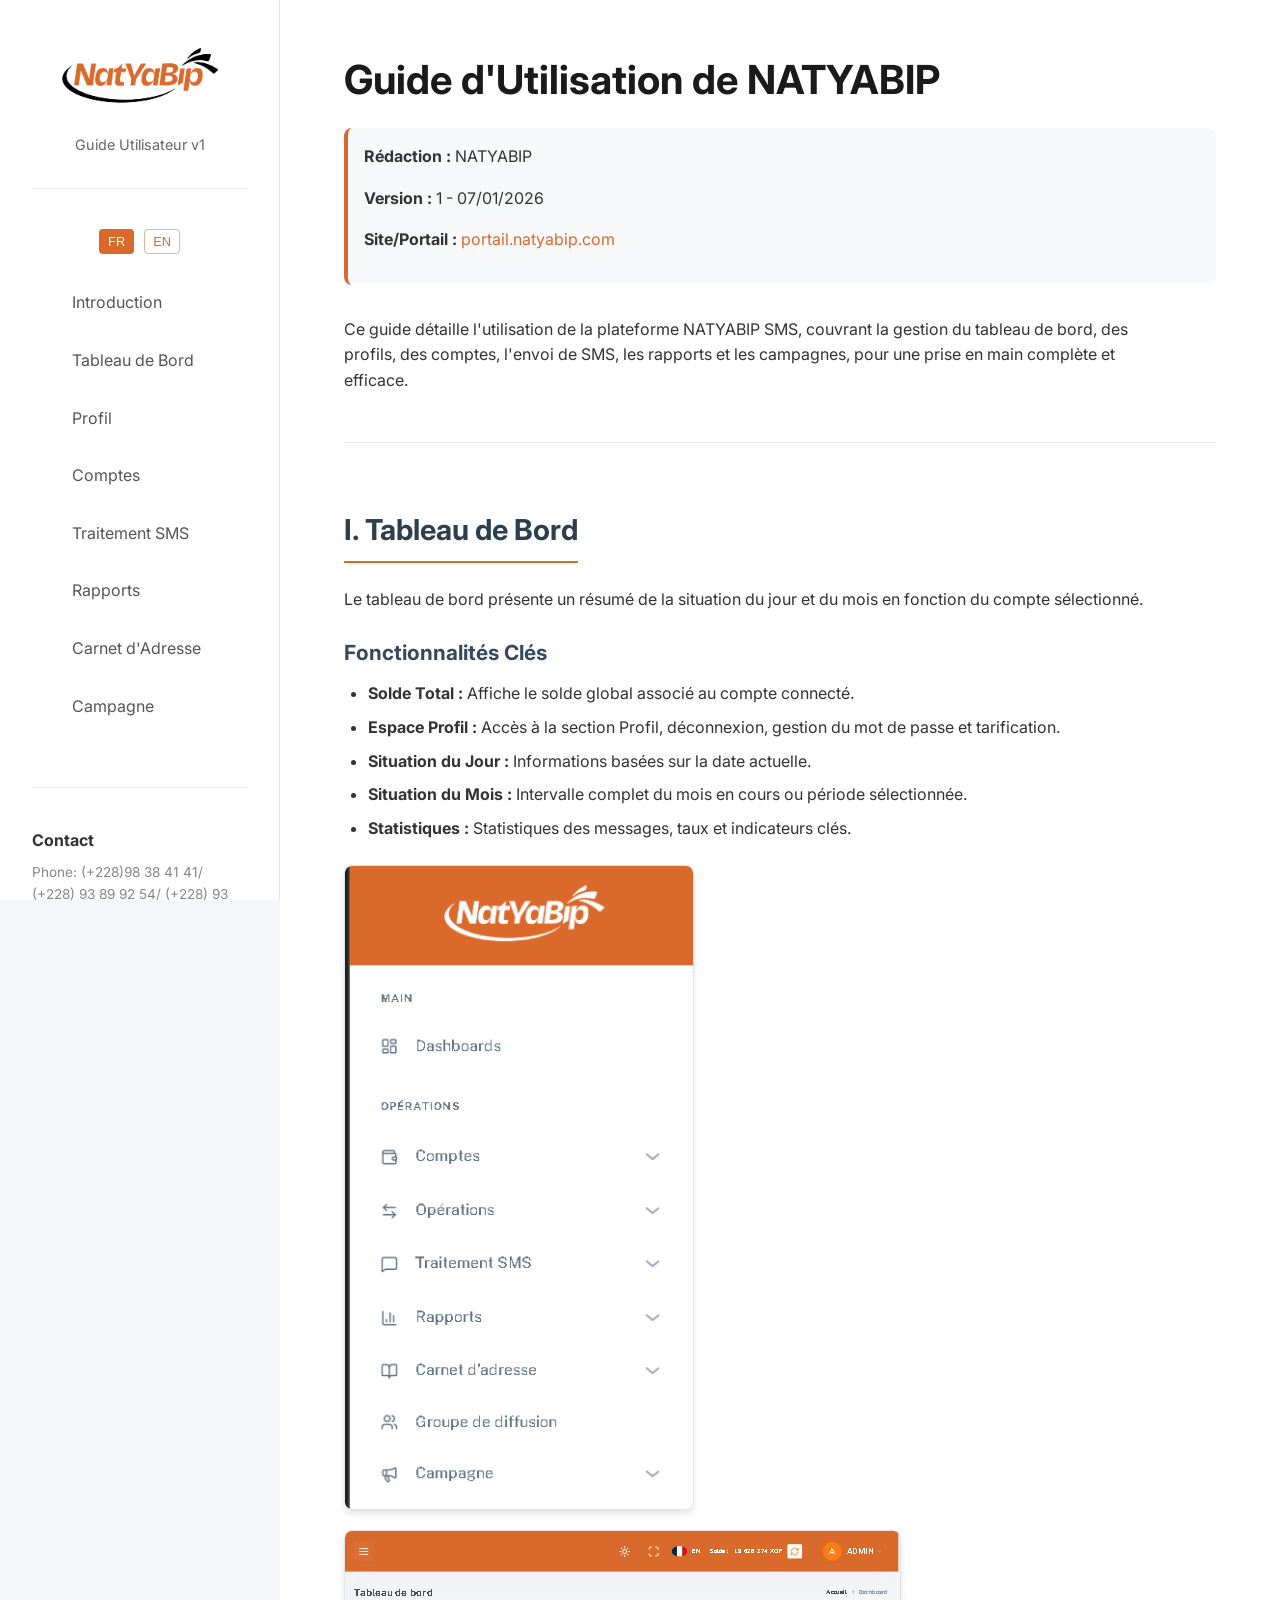
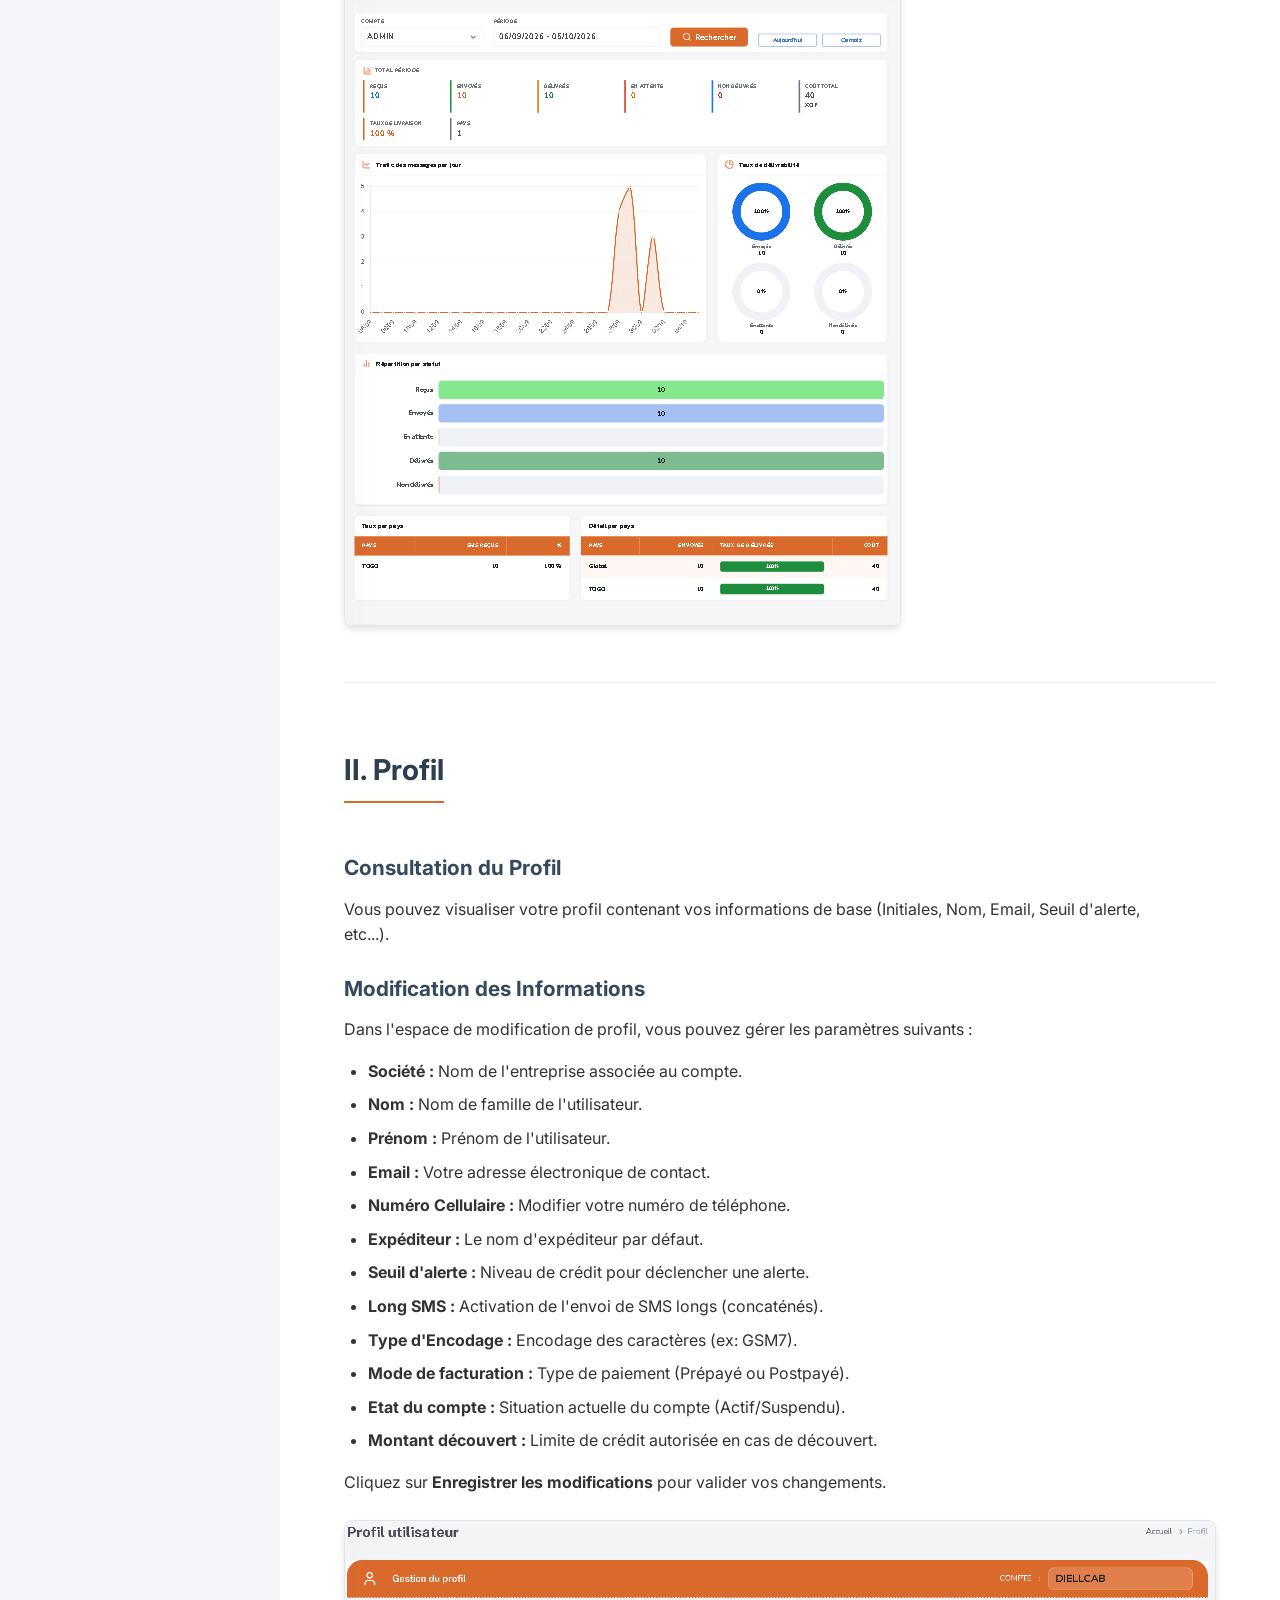
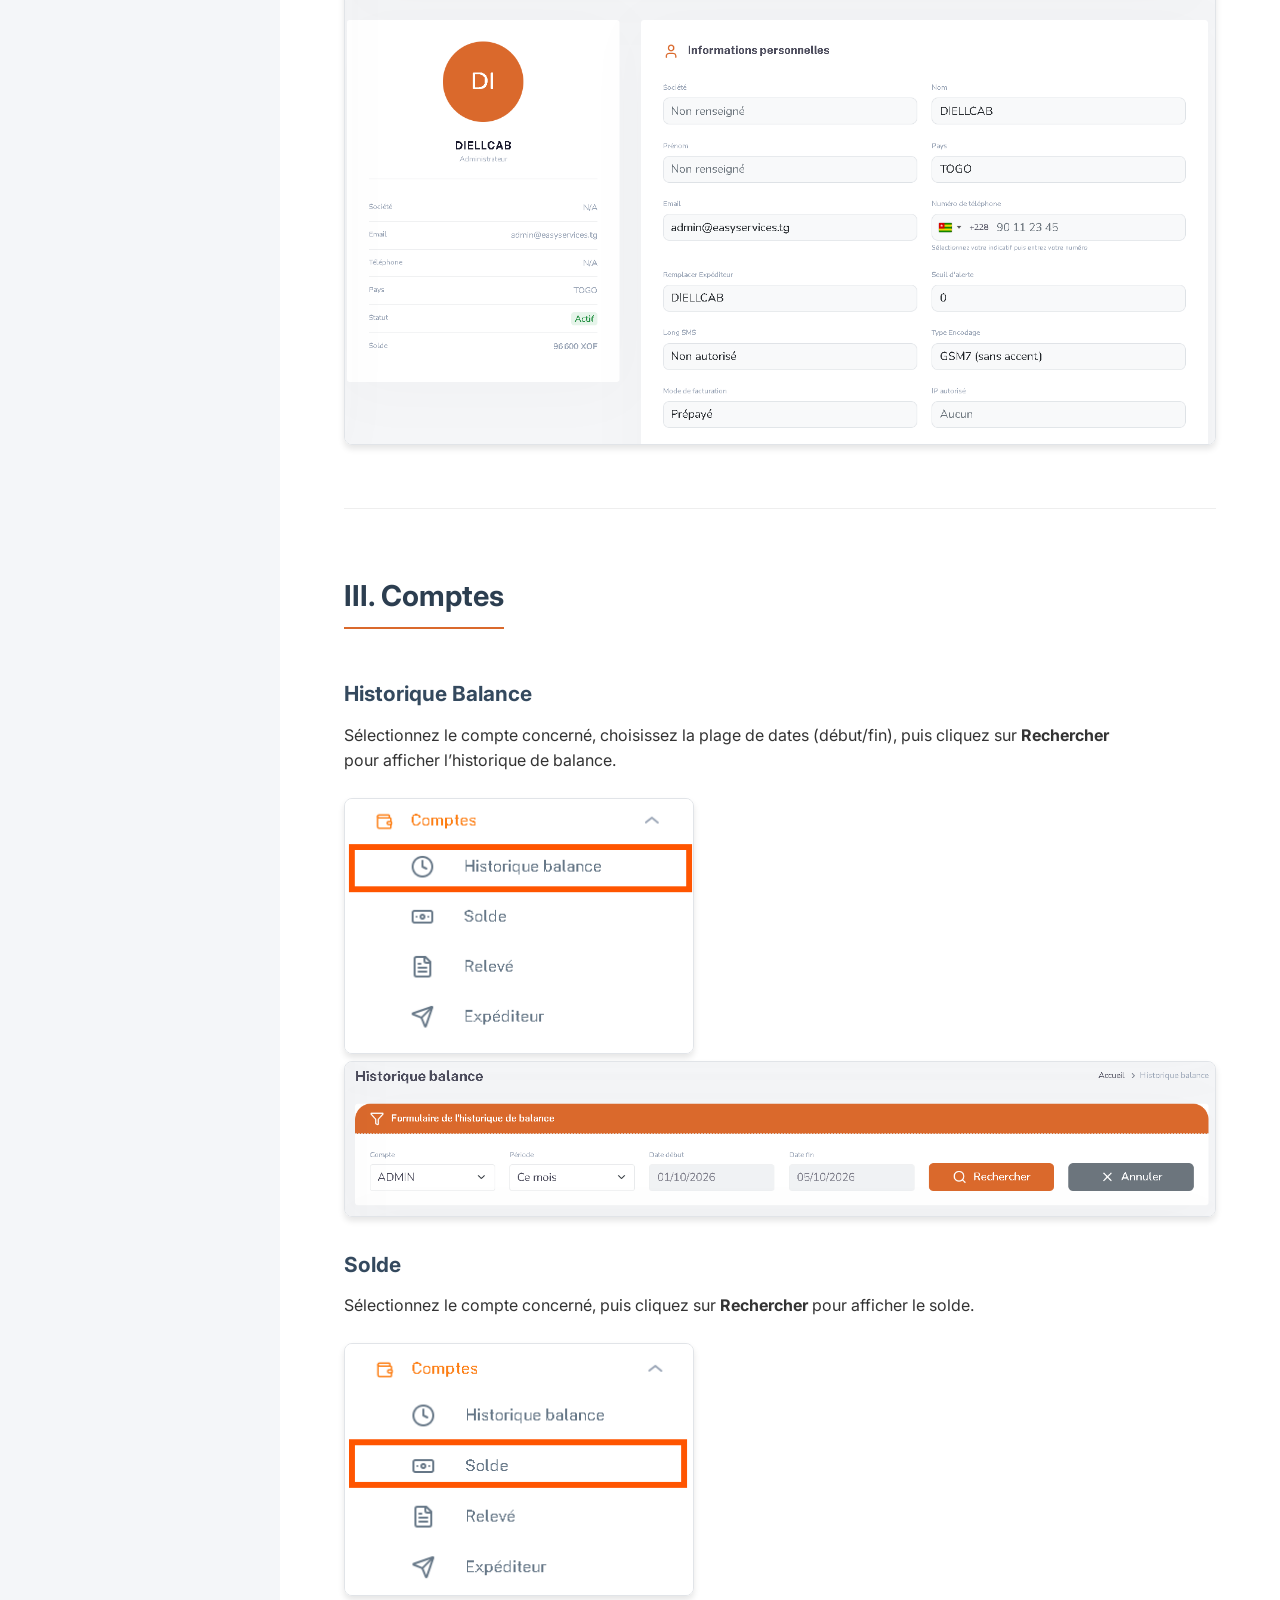
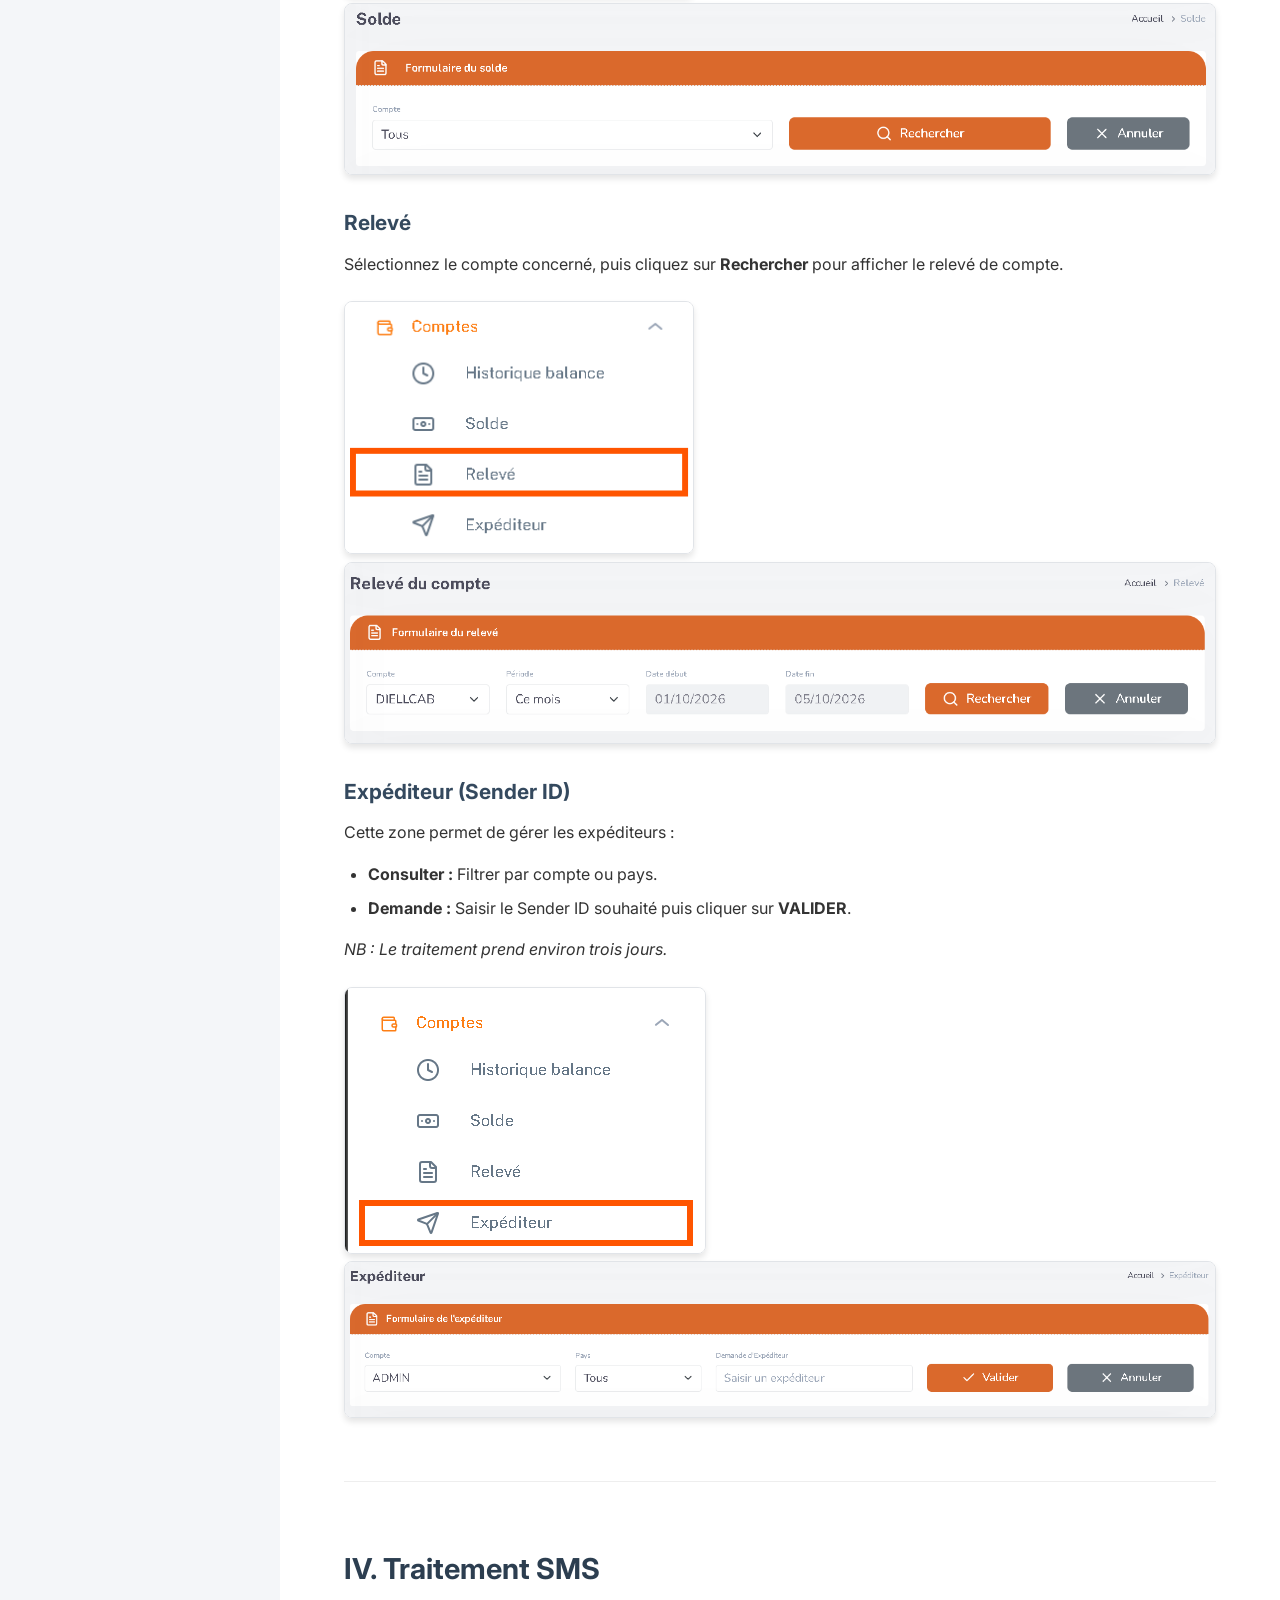
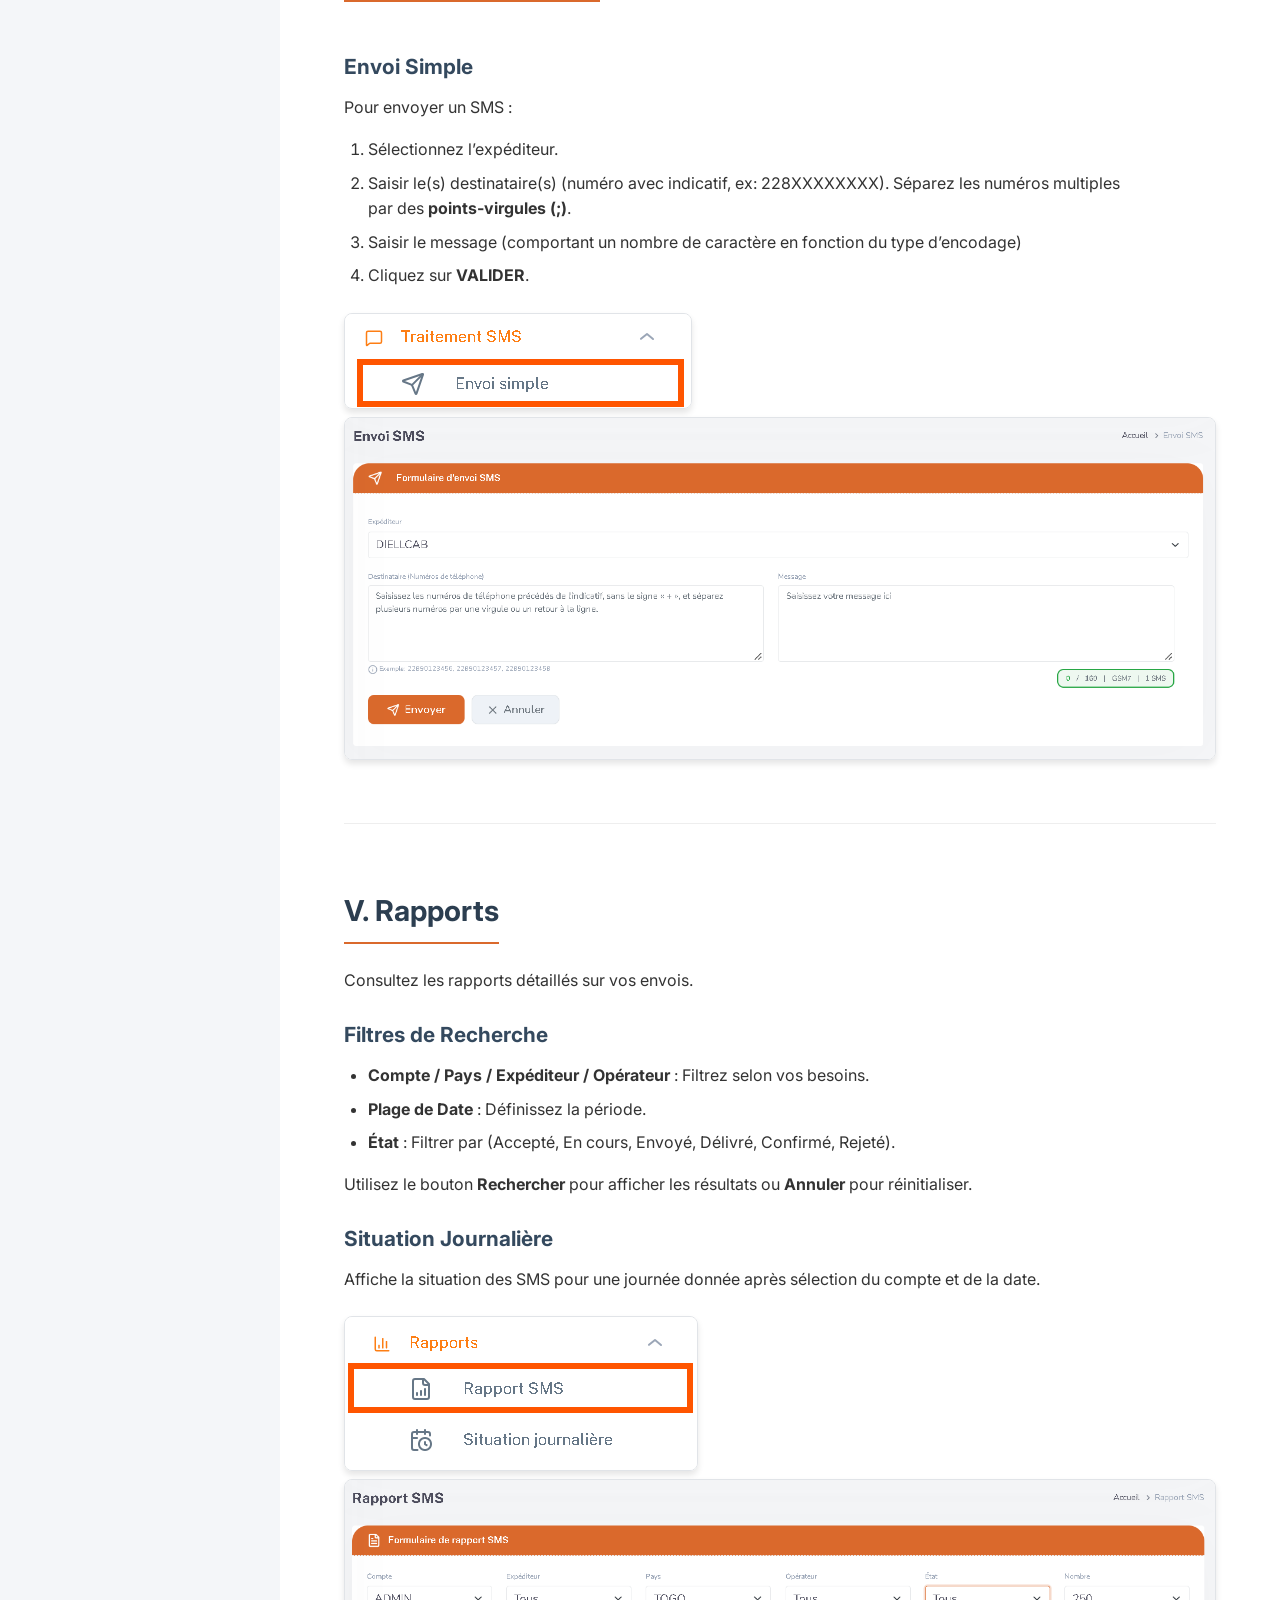
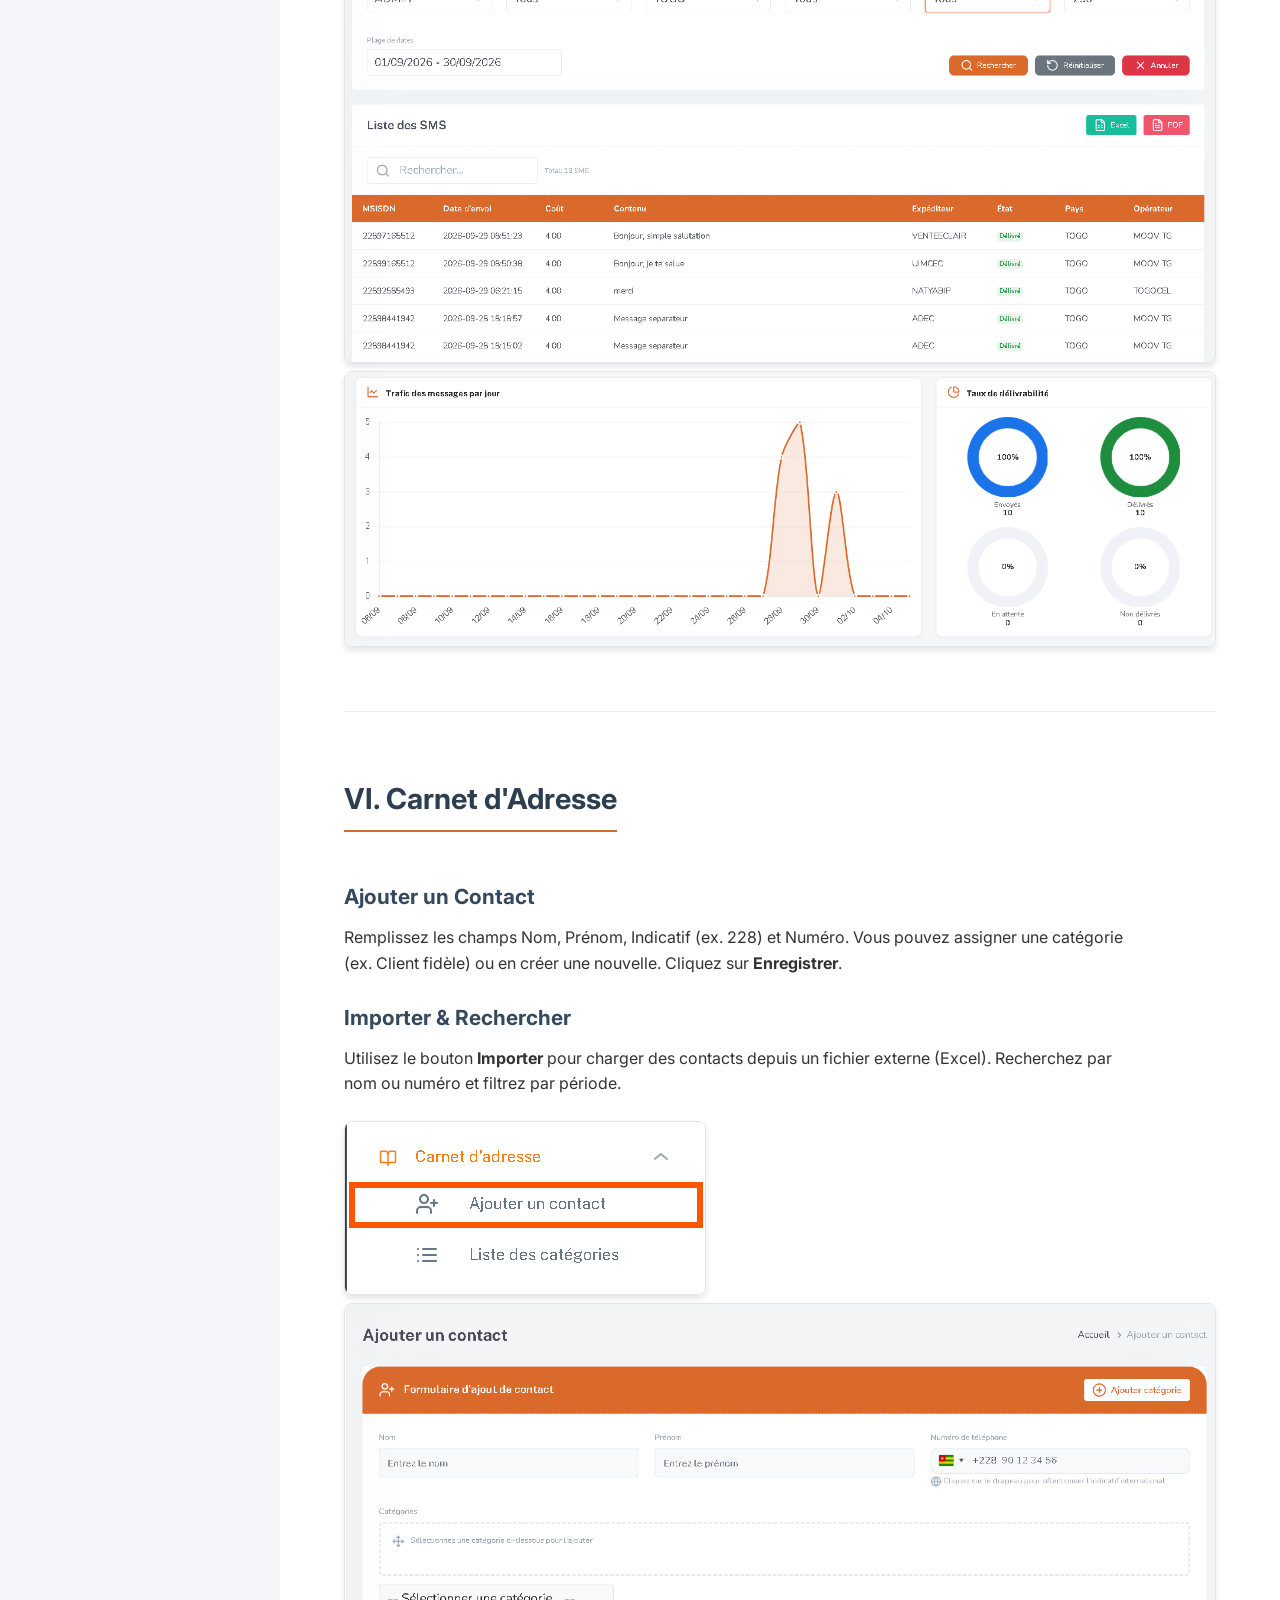
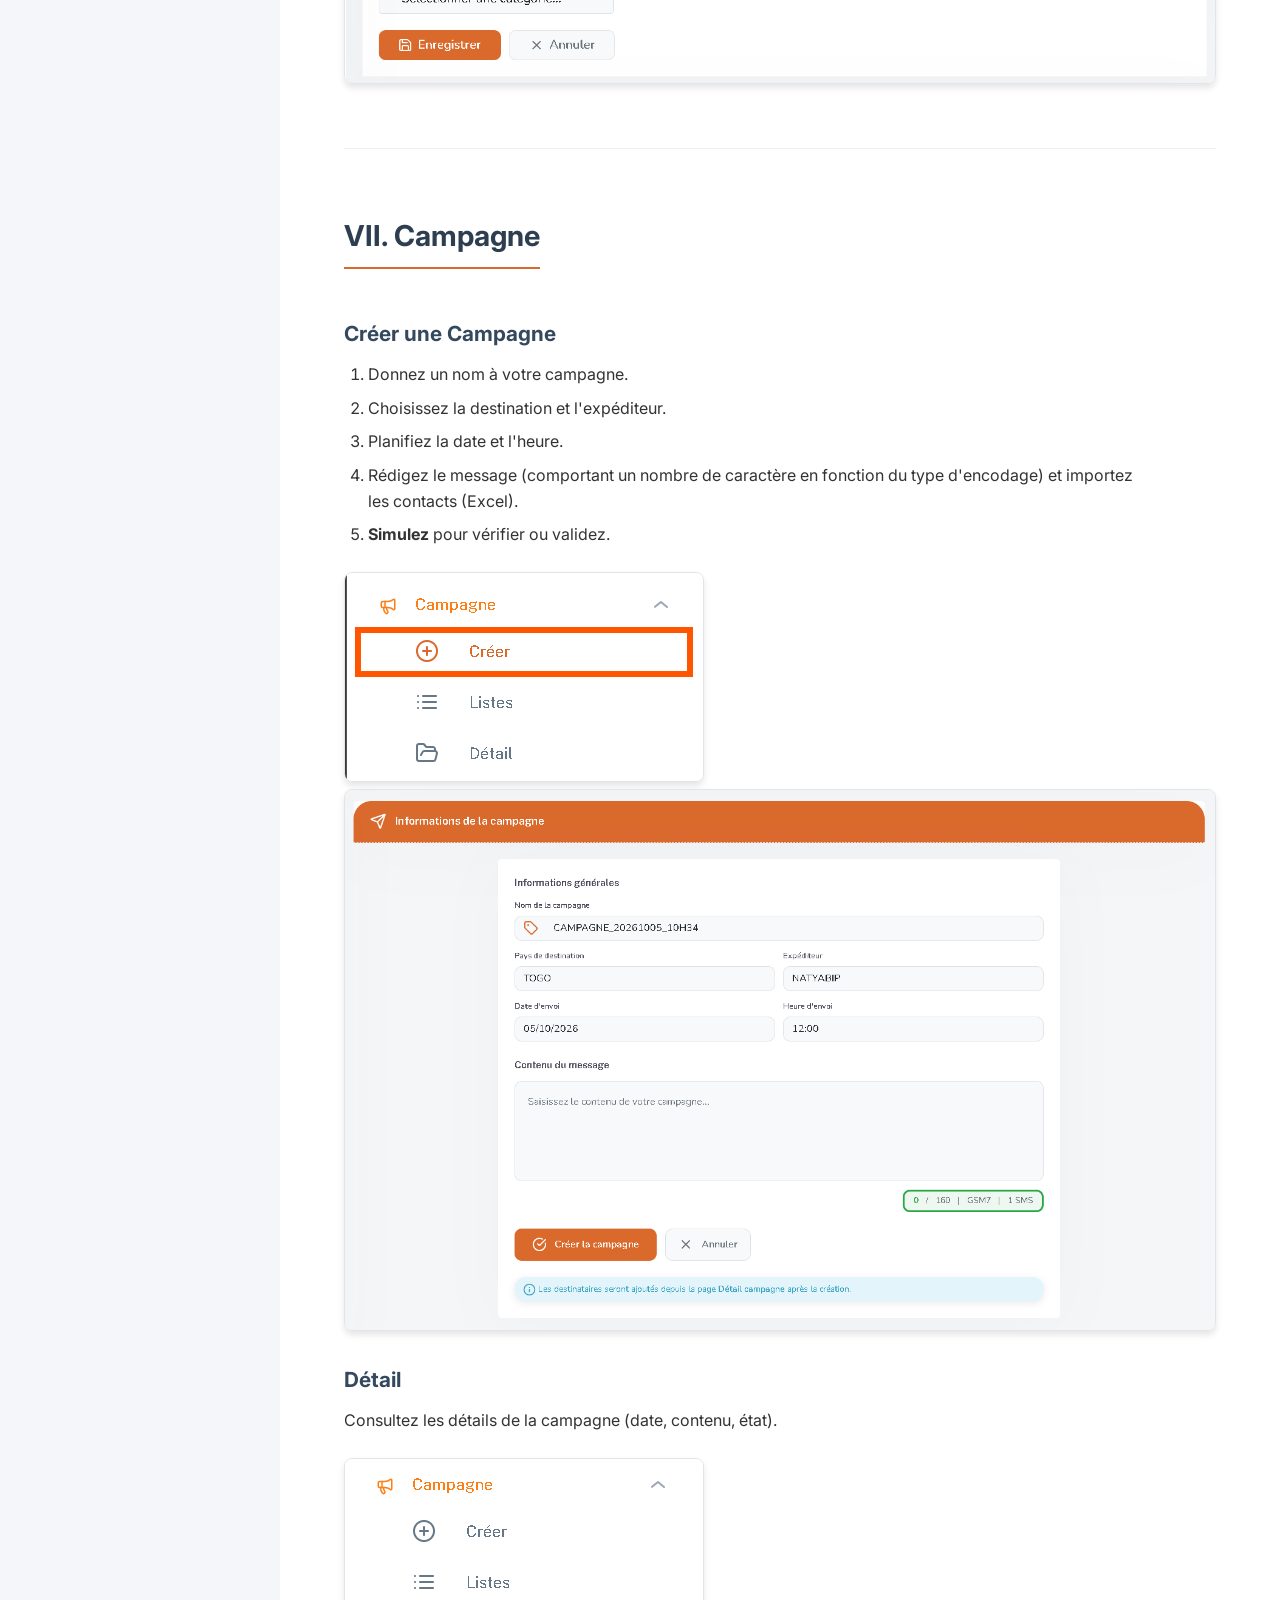
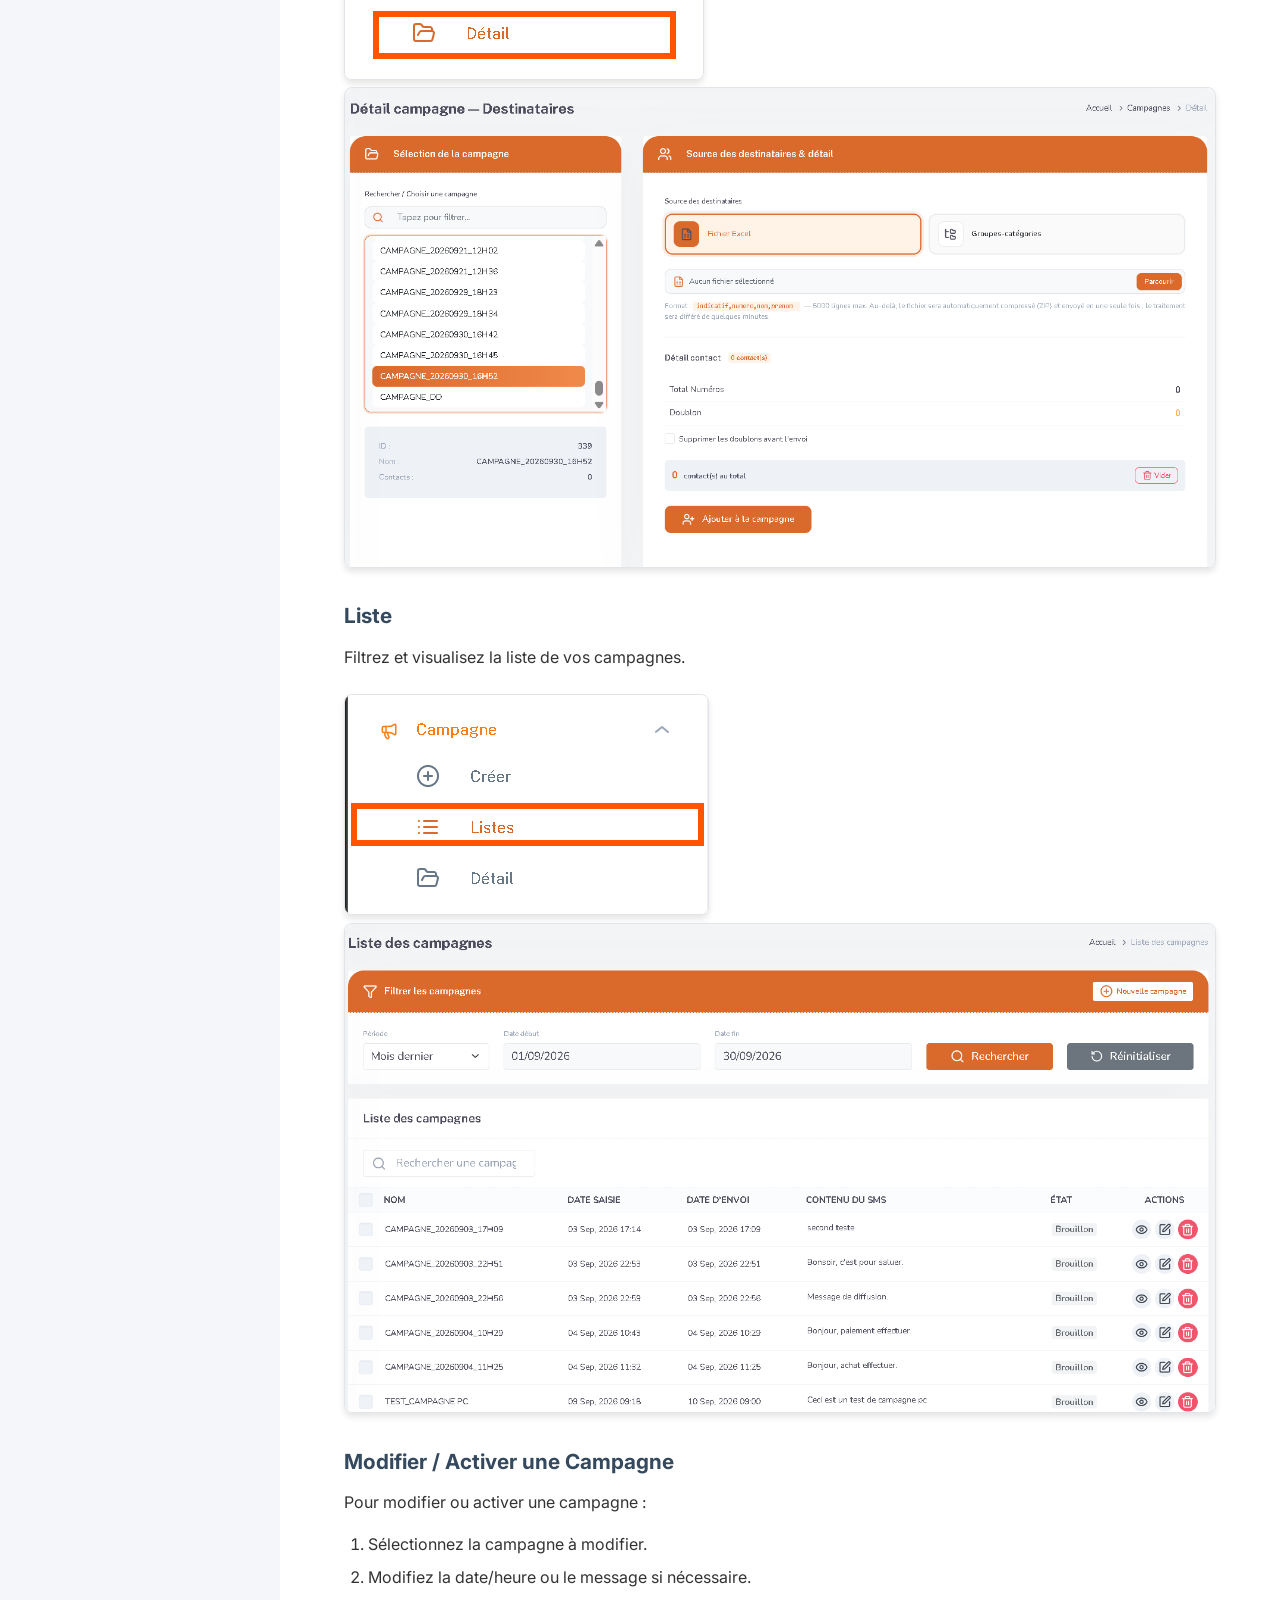
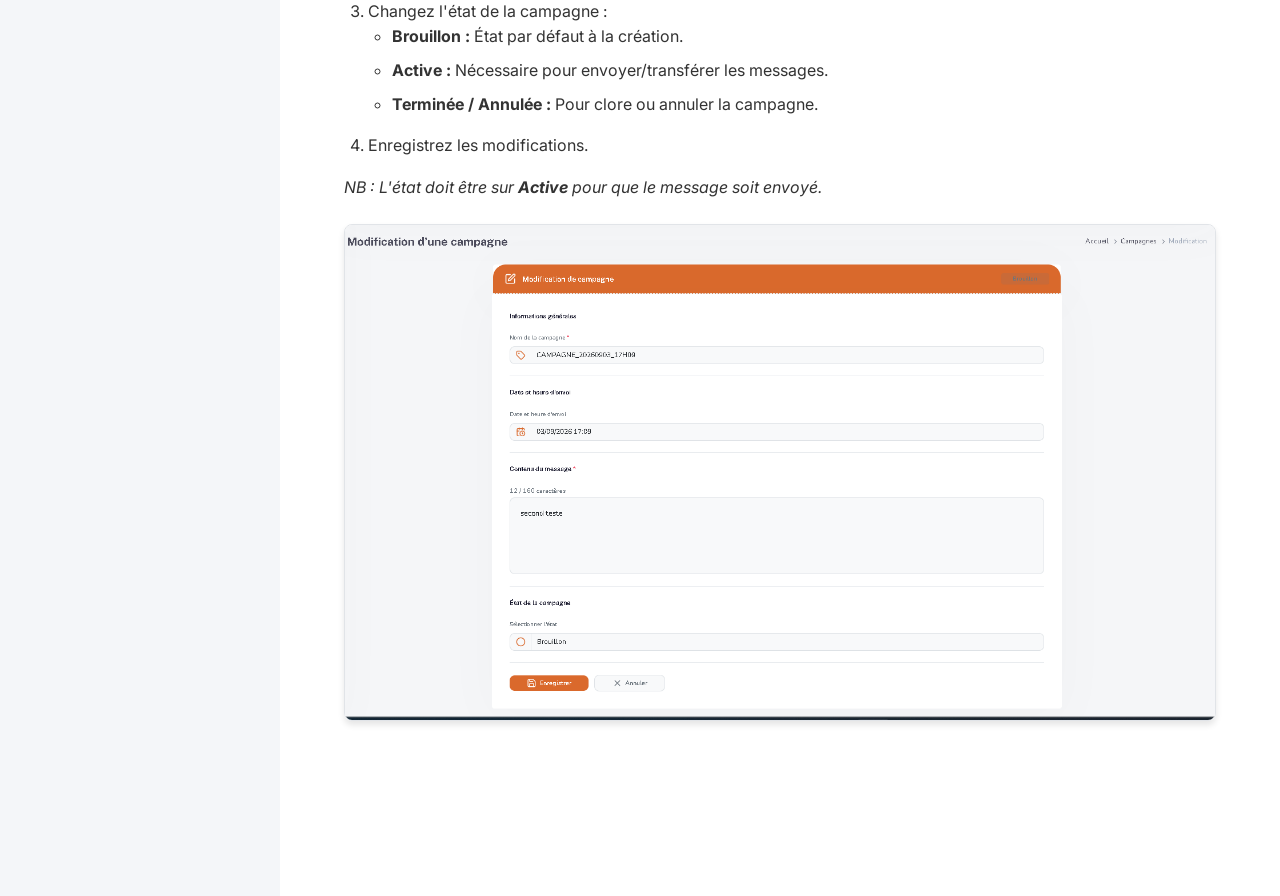
<file: natyabip_guide.html>
<!DOCTYPE html>
<html lang="fr">

<head>
    <meta charset="UTF-8">
    <meta name="viewport" content="width=device-width, initial-scale=1.0">
    <title>Guide d'Utilisation NATYABIP</title>
    <link rel="stylesheet" href="natyabip_guide.css">
    <link href="https://fonts.googleapis.com/css2?family=Inter:wght@300;400;500;600;700&display=swap" rel="stylesheet">
</head>

<body>

    <div class="container">
        <!-- Sidebar Navigation -->
        <nav class="sidebar">
            <button class="burger-menu" onclick="toggleMenu()" aria-label="Toggle Menu">☰</button>
            <div class="logo">
                <img src="images/logo.png" alt="Logo Natyabip" class="sidebar-logo">
                <p data-translate="user_guide">Guide Utilisateur v1</p>
            </div>

            <div class="lang-switch">
                <button class="btn-lang active" onclick="setLanguage('fr')">FR</button>
                <button class="btn-lang" onclick="setLanguage('en')">EN</button>
            </div>

            <ul>
                <li><a href="#intro" data-translate="nav_intro">Introduction</a></li>
                <li><a href="#dashboard" data-translate="nav_dashboard">Tableau de Bord</a></li>
                <li><a href="#profile" data-translate="nav_profile">Profil</a></li>
                <li><a href="#accounts" data-translate="nav_accounts">Comptes</a></li>
                <li><a href="#sms-processing" data-translate="nav_sms">Traitement SMS</a></li>
                <li><a href="#reports" data-translate="nav_reports">Rapports</a></li>
                <li><a href="#address-book" data-translate="nav_address">Carnet d'Adresse</a></li>
                <li><a href="#campaigns" data-translate="nav_campaigns">Campagne</a></li>
            </ul>
            <div class="contact-info">
                <h3 data-translate="contact">Contact</h3>
                <p>Phone: (+228)98 38 41 41/ (+228) 93 89 92 54/ (+228) 93 73 70 07</p>
                <p><a href="https://www.natyabip.com/" target="_blank">www.natyabip.com</a></p>
                <a href="Guide NATYABIP V1.pdf" download class="btn-download"
                    data-translate="download_pdf">Télécharger en PDF</a>
            </div>
        </nav>

        <!-- Main Content -->
        <main class="content">

            <section id="intro" class="section">
                <h1 data-translate="title_main">Guide d'Utilisation de NATYABIP</h1>
                <div class="metadata">
                    <p><strong><span data-translate="author">Rédaction</span> :</strong> NATYABIP</p>
                    <p><strong><span data-translate="version">Version</span> :</strong> 1 - 07/01/2026</p>
                    <p><strong>Site/Portail :</strong> <a href="https://portail.natyabip.com/">portail.natyabip.com</a>
                    </p>
                </div>
                <p data-translate="intro_desc">Ce guide détaille l'utilisation de la plateforme NATYABIP SMS, couvrant
                    la gestion du tableau de bord, des profils, des comptes, l'envoi de SMS, les rapports et les
                    campagnes, pour une prise en main complète et efficace.</p>
            </section>

            <section id="dashboard" class="section">
                <h2 data-translate="sec_dashboard">I. Tableau de Bord</h2>
                <p data-translate="dashboard_intro">Le tableau de bord présente un résumé de la situation du jour et du
                    mois en fonction du compte sélectionné.</p>

                <h3 data-translate="key_features">Fonctionnalités Clés</h3>
                <ul>
                    <li><strong data-translate="total_balance">Solde Total :</strong> <span
                            data-translate="total_balance_desc">Affiche le solde global associé au compte
                            connecté.</span></li>
                    <li><strong data-translate="profile_space">Espace Profil :</strong> <span
                            data-translate="profile_space_desc">Accès à la section Profil, déconnexion, gestion du mot
                            de passe et tarification.</span></li>
                    <li><strong data-translate="day_status">Situation du Jour :</strong> <span
                            data-translate="day_status_desc">Informations basées sur la date actuelle.</span></li>
                    <li><strong data-translate="month_status">Situation du Mois :</strong> <span
                            data-translate="month_status_desc">Intervalle complet du mois en cours ou période
                            sélectionnée.</span></li>
                    <li><strong data-translate="stats">Statistiques :</strong> <span
                            data-translate="stats_desc">Statistiques des messages, taux et indicateurs clés.</span></li>
                </ul>

                <div class="image-wrapper grid">
                    <img src="images/sidenav.png" alt="Vue Tableau de Bord" class="doc-image medium">
                    <img src="images/2.png" alt="Détail Tableau de Bord" class="doc-image">
                </div>
            </section>

            <section id="profile" class="section">
                <h2 data-translate="sec_profile">II. Profil</h2>
                <h3 data-translate="profile_consult">Consultation du Profil</h3>
                <p data-translate="profile_consult_desc">Vous pouvez visualiser votre profil contenant vos informations
                    de base (Initiales, Nom, Email, Seuil d'alerte, etc...).</p>


                <h3 data-translate="profile_edit">Modification des Informations</h3>
                <p data-translate="profile_edit_desc">Dans l'espace de modification de profil, vous pouvez gérer les
                    paramètres suivants :</p>
                <ul>
                    <li><strong data-translate="field_company">Société :</strong> <span
                            data-translate="field_company_desc">Nom de l'entreprise associée au compte.</span></li>
                    <li><strong data-translate="field_lastname">Nom :</strong> <span
                            data-translate="field_lastname_desc">Nom de famille de l'utilisateur.</span></li>
                    <li><strong data-translate="field_firstname">Prénom :</strong> <span
                            data-translate="field_firstname_desc">Prénom de l'utilisateur.</span></li>
                    <li><strong data-translate="field_email">Email :</strong> <span
                            data-translate="field_email_desc">Votre adresse électronique de contact.</span></li>
                    <li><strong data-translate="field_phone">Numéro Cellulaire :</strong> <span
                            data-translate="field_phone_desc">Modifier votre numéro de téléphone.</span></li>
                    <li><strong data-translate="field_sender">Expéditeur :</strong> <span
                            data-translate="field_sender_desc">Le nom d'expéditeur par défaut.</span></li>
                    <li><strong data-translate="field_alert">Seuil d'alerte :</strong> <span
                            data-translate="field_alert_desc">Niveau de crédit pour déclencher une alerte.</span></li>
                    <li><strong data-translate="field_longsms">Long SMS :</strong> <span
                            data-translate="field_longsms_desc">Activation de l'envoi de SMS longs (concaténés).</span>
                    </li>
                    <li><strong data-translate="field_encoding">Type d'Encodage :</strong> <span
                            data-translate="field_encoding_desc">Encodage des caractères (ex: GSM7).</span></li>
                    <li><strong data-translate="field_billing">Mode de facturation :</strong> <span
                            data-translate="field_billing_desc">Type de paiement (Prépayé ou Postpayé).</span></li>
                    <li><strong data-translate="field_account_status">Etat du compte :</strong> <span
                            data-translate="field_account_status_desc">Situation actuelle du compte
                            (Actif/Suspendu).</span></li>
                    <li><strong data-translate="field_overdraft">Montant découvert :</strong> <span
                            data-translate="field_overdraft_desc">Limite de crédit autorisée en cas de découvert.</span>
                    </li>
                </ul>
                <p data-translate="save_changes_info">Cliquez sur <strong>Enregistrer les modifications</strong> pour
                    valider vos changements.</p>

                <div class="image-wrapper">
                    <!-- Image Profil Edit -->
                    <img src="images/profile.png" alt="Modification Profil" class="doc-image">
                </div>
            </section>

            <section id="accounts" class="section">
                <h2 data-translate="sec_accounts">III. Comptes</h2>

                <h3 data-translate="balance_history">Historique Balance</h3>
                <p data-translate="balance_history_desc">Sélectionnez le compte concerné, choisissez la plage de dates
                    (début/fin), puis cliquez sur <strong>Rechercher</strong> pour afficher l’historique de balance.</p>
                <div class="image-wrapper">
                    <img src="images/comptes.png" alt="Historique Balance" class="doc-image medium">
                    <img src="images/historique balance.png" alt="Graphique Balance" class="doc-image">
                </div>

                <h3 data-translate="header_balance">Solde</h3>
                <p data-translate="desc_balance">Sélectionnez le compte concerné, puis cliquez sur
                    <strong>Rechercher</strong> pour afficher le solde.
                </p>
                <div class="image-wrapper">
                    <img src="images/sidesolde.png" alt="Vue Solde" class="doc-image medium">
                    <img src="images/soldepage.png" alt="Page Solde" class="doc-image">
                </div>

                <h3 data-translate="header_statement">Relevé</h3>
                <p data-translate="desc_statement">Sélectionnez le compte concerné, puis cliquez sur
                    <strong>Rechercher</strong> pour afficher le relevé de compte.
                </p>
                <div class="image-wrapper">
                    <img src="images/sidereleve.png" alt="Vue Relevé" class="doc-image medium">
                    <img src="images/relevecompte.png" alt="Page Relevé" class="doc-image">
                </div>

                <h3 data-translate="sender_id">Expéditeur (Sender ID)</h3>
                <p data-translate="sender_id_intro">Cette zone permet de gérer les expéditeurs :</p>
                <ul>
                    <li><strong data-translate="consult">Consulter :</strong> <span
                            data-translate="consult_desc">Filtrer par compte ou pays.</span></li>
                    <li><strong data-translate="request">Demande :</strong> <span data-translate="request_desc">Saisir
                            le Sender ID souhaité puis cliquer sur <strong>VALIDER</strong>.</span></li>
                </ul>
                <p><em data-translate="sender_note">NB : Le traitement prend environ trois jours.</em></p>
                <div class="image-wrapper">
                    <img src="images/sideexpediteur.png" alt="Gestion Expéditeur" class="doc-image">
                    <img src="images/expediteurpage.png" alt="Graphique Solde" class="doc-image">
                </div>
            </section>

            <section id="sms-processing" class="section">
                <h2 data-translate="sec_sms">IV. Traitement SMS</h2>
                <h3 data-translate="simple_send">Envoi Simple</h3>
                <p data-translate="send_steps">Pour envoyer un SMS :</p>
                <ol>
                    <li data-translate="step_sender">Sélectionnez l’expéditeur.</li>
                    <li data-translate="step_recipient">Saisir le(s) destinataire(s) (numéro avec indicatif, ex:
                        228XXXXXXXX). Séparez les numéros multiples par des <strong>points-virgules (;)</strong>.</li>
                    <li data-translate="step_message">Saisir le message (comportant un nombre de caractère en fonction
                        du type d’encodage)</li>
                    <li data-translate="step_validate">Cliquez sur <strong>VALIDER</strong>.</li>
                </ol>
                <div class="image-wrapper">
                    <img src="images/traitement sms.png" alt="Interface Envoi SMS" class="doc-image">
                    <img src="images/envoiesimple.png" alt="Confirmation Envoi" class="doc-image">
                </div>
            </section>

            <section id="reports" class="section">
                <h2 data-translate="sec_reports">V. Rapports</h2>
                <p data-translate="reports_intro">Consultez les rapports détaillés sur vos envois.</p>

                <h3 data-translate="search_filters">Filtres de Recherche</h3>
                <ul>
                    <li><strong data-translate="filter_criteria">Compte / Pays / Expéditeur / Opérateur</strong> : <span
                            data-translate="filter_criteria_desc">Filtrez selon vos besoins.</span></li>
                    <li><strong data-translate="date_range">Plage de Date</strong> : <span
                            data-translate="date_range_desc">Définissez la période.</span></li>
                    <li><strong data-translate="status">État</strong> : <span data-translate="status_desc">Filtrer par
                            (Accepté, En cours, Envoyé, Délivré, Confirmé, Rejeté).</span></li>
                </ul>
                <p data-translate="search_buttons">Utilisez le bouton <strong>Rechercher</strong> pour afficher les
                    résultats ou <strong>Annuler</strong> pour réinitialiser.</p>

                <h3 data-translate="daily_situation">Situation Journalière</h3>
                <p data-translate="daily_situation_desc">Affiche la situation des SMS pour une journée donnée après
                    sélection du compte et de la date.</p>

                <div class="image-wrapper">
                    <img src="images/rapport.png" alt="Rapport SMS" class="doc-image">
                    <img src="images/liste.png" alt="Tableau Rapport" class="doc-image">
                    <img src="images/graphique.png" alt="Graphique Rapport" class="doc-image">
                </div>
            </section>

            <section id="address-book" class="section">
                <h2 data-translate="sec_address">VI. Carnet d'Adresse</h2>

                <h3 data-translate="add_contact">Ajouter un Contact</h3>
                <p data-translate="add_contact_desc">Remplissez les champs Nom, Prénom, Indicatif (ex. 228) et Numéro.
                    Vous pouvez assigner une catégorie (ex. Client fidèle) ou en créer une nouvelle. Cliquez sur
                    <strong>Enregistrer</strong>.
                </p>

                <h3 data-translate="import_search">Importer & Rechercher</h3>
                <p data-translate="import_search_desc">Utilisez le bouton <strong>Importer</strong> pour charger des
                    contacts depuis un fichier externe (Excel). Recherchez par nom ou numéro et filtrez par période.
                </p>

                <div class="image-wrapper">
                    <img src="images/carnetd'adresse.png" alt="Ajout Contact" class="doc-image">
                    <img src="images/ajouterContact.png" alt="Liste Contacts" class="doc-image">
                </div>
            </section>

            <section id="campaigns" class="section">
                <h2 data-translate="sec_campaigns">VII. Campagne</h2>

                <h3 data-translate="create_campaign">Créer une Campagne</h3>
                <ol>
                    <li data-translate="camp_step1">Donnez un nom à votre campagne.</li>
                    <li data-translate="camp_step2">Choisissez la destination et l'expéditeur.</li>
                    <li data-translate="camp_step3">Planifiez la date et l'heure.</li>
                    <li data-translate="camp_step4">Rédigez le message (comportant un nombre de caractère en fonction du
                        type d'encodage) et importez les contacts (Excel).</li>
                    <li data-translate="camp_step5"><strong>Simulez</strong> pour vérifier ou validez.</li>
                </ol>

                <div class="image-wrapper">
                    <img src="images/campagne.png" alt="Création Campagne" class="doc-image">
                    <img src="images/creercampagne.png" alt="Détails Campagne" class="doc-image">
                </div>

                <h3 data-translate="header_detail">Détail</h3>
                <p data-translate="desc_detail">Consultez les détails de la campagne (date, contenu, état).</p>
                <div class="image-wrapper">
                    <img src="images/campagne2.png" alt="Liste Campagnes" class="doc-image">
                    <img src="images/detailcampagne.png" alt="Détails Campagne" class="doc-image">
                </div>

                <h3 data-translate="header_list">Liste</h3>
                <p data-translate="desc_list">Filtrez et visualisez la liste de vos campagnes.</p>
                <div class="image-wrapper">
                    <img src="images/campagne3.png" alt="Liste Campagnes" class="doc-image">
                    <img src="images/listecampagne.png" alt="Détails Campagne" class="doc-image">
                </div>

                <h3 data-translate="mod_active">Modifier / Activer une Campagne</h3>
                <p data-translate="mod_active_intro">Pour modifier ou activer une campagne :</p>
                <ol>
                    <li data-translate="mod_step1">Sélectionnez la campagne à modifier.</li>
                    <li data-translate="mod_step2">Modifiez la date/heure ou le message si nécessaire.</li>
                    <li>
                        <span data-translate="mod_step3">Changez l'état de la campagne :</span>
                        <ul>
                            <li><strong data-translate="state_draft">Brouillon :</strong> <span
                                    data-translate="state_draft_desc">État par défaut à la création.</span></li>
                            <li><strong data-translate="state_active">Active :</strong> <span
                                    data-translate="state_active_desc">Nécessaire pour envoyer/transférer les
                                    messages.</span></li>
                            <li><strong data-translate="state_done">Terminée / Annulée :</strong> <span
                                    data-translate="state_done_desc">Pour clore ou annuler la campagne.</span></li>
                        </ul>
                    </li>
                    <li data-translate="mod_step4">Enregistrez les modifications.</li>
                </ol>
                <p><em data-translate="active_note">NB : L'état doit être sur <strong>Active</strong> pour que le
                        message soit envoyé.</em></p>
                <div class="image-wrapper">
                    <img src="images/modifier campagne.png" alt="Modification Campagne" class="doc-image">
                </div>
            </section>
        </main>
    </div>

    <button id="btnBackToTop" onclick="scrollToTop()" title="Retour en haut">↑</button>

    <script src="message.fr.js"></script>
    <script src="message.en.js"></script>
    <script src="sricpt.js"></script>
</body>

</html>
</file>
<file: natyabip_guide.css>
/* Reset et Base */
* {
    box-sizing: border-box;
    margin: 0;
    padding: 0;
}

body {
    font-family: 'Inter', sans-serif;
    line-height: 1.6;
    color: #333;
    background-color: #f4f6f9;
}

a {
    color: rgba(218, 105, 44, 1);
    text-decoration: none;
}

a:hover {
    text-decoration: underline;
}

/* Layout */
.container {
    display: flex;
    min-height: 100vh;
}

/* Sidebar */
.sidebar {
    width: 280px;
    background-color: #ffffff;
    border-right: 1px solid #e1e4e8;
    padding: 2rem;
    position: fixed;
    height: 100%;
    overflow-y: auto;
    display: flex;
    flex-direction: column;
}

.sidebar .logo {
    margin-bottom: 2rem;
    border-bottom: 1px solid #eee;
    padding-bottom: 1rem;
    text-align: center;
    /* Center the logo and text */
}

.sidebar-logo {
    max-width: 180px;
    /* Reasonable width for sidebar */
    height: auto;
    display: inline-block;
    margin-bottom: 0.5rem;
}

.sidebar .logo h2 {
    color: rgba(218, 105, 44, 1);
    font-size: 1.5rem;
    display: none;
    /* Hide if it still exists in some versions, though user removed it */
}

.sidebar .logo p {
    color: #666;
    font-size: 0.9rem;
}

.sidebar ul {
    list-style: none;
    flex-grow: 1;
}

.sidebar ul li {
    margin-bottom: 0.5rem;
}

.sidebar ul li a {
    display: block;
    padding: 0.75rem 1rem;
    color: #555;
    border-radius: 6px;
    transition: background 0.2s, color 0.2s;
}

.sidebar ul li a:hover {
    background-color: rgba(218, 105, 44, 0.1);
    color: rgba(218, 105, 44, 1);
}

.sidebar .contact-info {
    margin-top: 2rem;
    padding-top: 1rem;
    border-top: 1px solid #eee;
    font-size: 0.85rem;
    color: #888;
}

.sidebar .contact-info h3 {
    font-size: 1rem;
    margin-bottom: 0.5rem;
    color: #333;
}

/* Main Content */
.content {
    flex: 1;
    margin-left: 280px;
    /* Width of sidebar */
    padding: 3rem 4rem;
    background-color: #fff;
    max-width: 100%;
}

/* Sections */
.section {
    margin-bottom: 4rem;
    border-bottom: 1px solid #eee;
    padding-bottom: 2rem;
}

.section:last-child {
    border-bottom: none;
}

h1 {
    font-size: 2.5rem;
    color: #1a1a1a;
    margin-bottom: 1rem;
}

h2 {
    font-size: 1.8rem;
    color: #2c3e50;
    margin-bottom: 1.5rem;
    padding-bottom: 0.5rem;
    border-bottom: 2px solid rgba(218, 105, 44, 1);
    display: inline-block;
}

h3 {
    font-size: 1.3rem;
    color: #34495e;
    margin-top: 1.5rem;
    margin-bottom: 0.75rem;
}

p {
    margin-bottom: 1rem;
    max-width: 800px;
}

ul,
ol {
    margin-bottom: 1rem;
    padding-left: 1.5rem;
    max-width: 800px;
}

li {
    margin-bottom: 0.5rem;
}

.metadata {
    background-color: #f8f9fa;
    padding: 1rem;
    border-radius: 8px;
    border-left: 4px solid rgba(218, 105, 44, 1);
    margin-bottom: 2rem;
}

/* Button Style */
.btn-download {
    display: block;
    width: 100%;
    margin-top: 1rem;
    padding: 0.75rem;
    background-color: rgba(218, 105, 44, 1);
    color: white;
    border: none;
    border-radius: 6px;
    cursor: pointer;
    font-size: 0.9rem;
    font-family: inherit;
    transition: background 0.2s;
}

.btn-download:hover {
    background-color: rgba(180, 80, 30, 1);
}

/* Language Switcher */
.lang-switch {
    margin-top: 0.5rem;
    display: flex;
    gap: 10px;
    justify-content: center;
    margin-bottom: 1.5rem;
}

.btn-lang {
    padding: 0.25rem 0.5rem;
    background-color: transparent;
    border: 1px solid rgba(218, 105, 44, 0.5);
    color: rgba(218, 105, 44, 1);
    border-radius: 4px;
    cursor: pointer;
    font-weight: 500;
    font-size: 0.8rem;
    transition: all 0.2s;
}

.btn-lang.active,
.btn-lang:hover {
    background-color: rgba(218, 105, 44, 1);
    color: white;
}

/* Images Basic Style */
.image-wrapper {
    margin-top: 1.5rem;
    margin-bottom: 1.5rem;
}

.image-wrapper.grid {
    display: flex;
    gap: 20px;
    flex-wrap: wrap;
    align-items: flex-start;
}

.doc-image {
    max-width: 100%;
    height: auto;
    border-radius: 8px;
    box-shadow: 0 4px 6px rgba(0, 0, 0, 0.1);
    border: 1px solid #e1e4e8;
}

.doc-image.small {
    max-width: 250px;
}

.doc-image.medium {
    max-width: 350px;
}

/* Burger Menu */
.burger-menu {
    display: none;
}

/* Responsive */
@media (max-width: 900px) {
    .container {
        flex-direction: column;
    }

    .sidebar {
        width: 100%;
        height: auto;
        position: relative;
        border-right: none;
        border-bottom: 1px solid #e1e4e8;
        padding: 1rem;
    }

    .burger-menu {
        display: block;
        position: absolute;
        top: 15px;
        left: 20px;
        background: none;
        border: none;
        font-size: 1.8rem;
        cursor: pointer;
        color: rgba(218, 105, 44, 1);
        z-index: 10;
    }

    .sidebar .logo {
        text-align: center;
        margin-bottom: 1rem;
        padding-top: 0;
        border-bottom: none;
        /* Cleaner look when collapsed */
    }

    /* Hide menu items by default on mobile */
    .sidebar ul,
    .sidebar .contact-info,
    .sidebar .lang-switch {
        display: none;
    }

    /* Show when active */
    .sidebar.active ul,
    .sidebar.active .contact-info,
    .sidebar.active .lang-switch {
        display: block;
        /* Or flex for lang-switch */
    }

    .sidebar.active .lang-switch {
        display: flex;
        /* Keep flex layout for buttons */
    }

    .sidebar.active .logo {
        border-bottom: 1px solid #eee;
        /* Restore border when open */
    }

    .content {
        margin-left: 0;
        padding: 2rem;
    }
}

/* Back to Top Button */
#btnBackToTop {
    display: none;
    /* Hidden by default */
    position: fixed;
    /* Fixed/sticky position */
    bottom: 20px;
    /* Place the button at the bottom of the page */
    right: 30px;
    /* Place the button 30px from the right */
    z-index: 99;
    /* Make sure it does not overlap */
    border: none;
    /* Remove borders */
    outline: none;
    /* Remove outline */
    background-color: rgba(218, 105, 44, 1);
    /* Set a background color */
    color: white;
    /* Text color */
    cursor: pointer;
    /* Add a mouse pointer on hover */
    padding: 15px;
    /* Some padding */
    border-radius: 50%;
    /* Rounded corners */
    font-size: 18px;
    /* Increase font size */
    box-shadow: 0 4px 6px rgba(0, 0, 0, 0.3);
    transition: background-color 0.3s;
}

#btnBackToTop:hover {
    background-color: #333;
    /* Add a dark-grey background on hover */
}

/* Print Styles */
@media print {
    .sidebar {
        display: none;
    }

    .content {
        margin-left: 0;
        padding: 0;
    }

    .btn-download,
    .lang-switch {
        display: none;
    }

    .container {
        display: block;
    }

    body {
        background-color: white;
    }

    .section {
        page-break-inside: avoid;
    }

    a {
        text-decoration: none;
        color: #000;
    }
}
</file>
